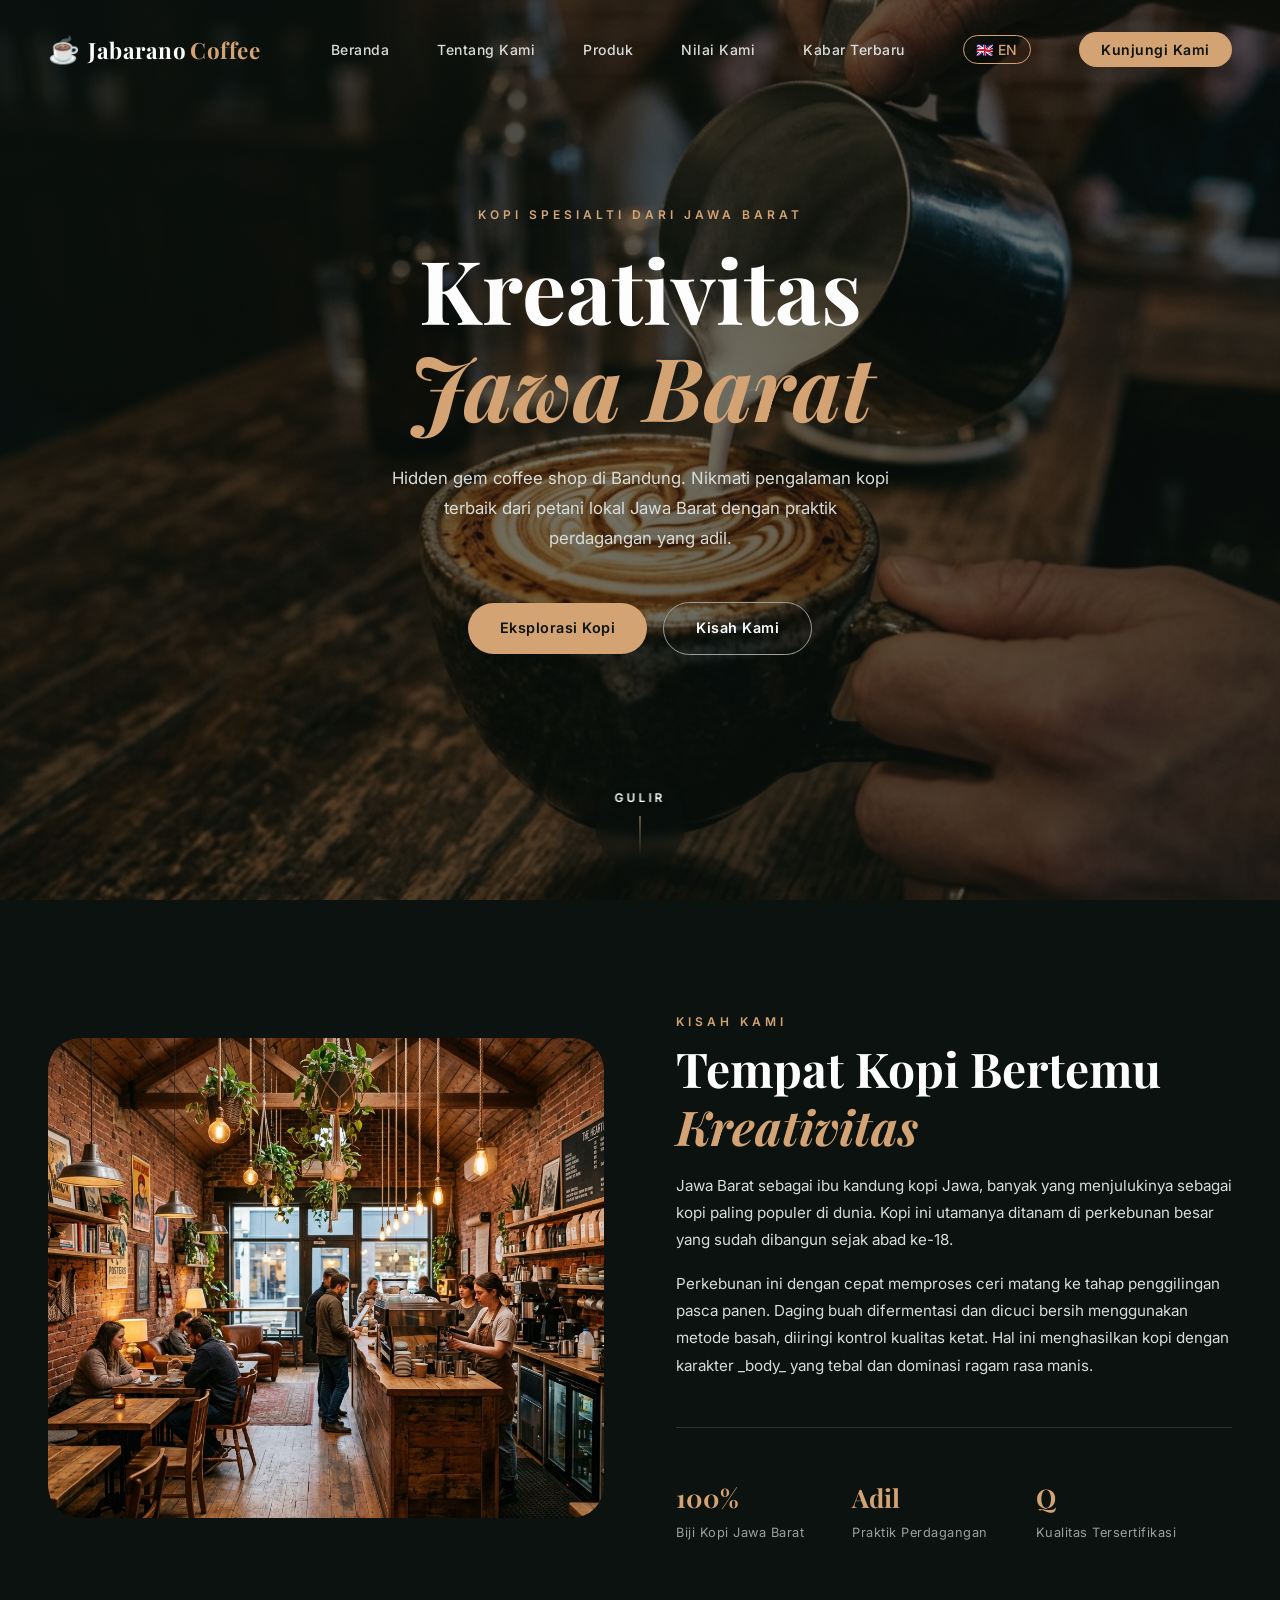
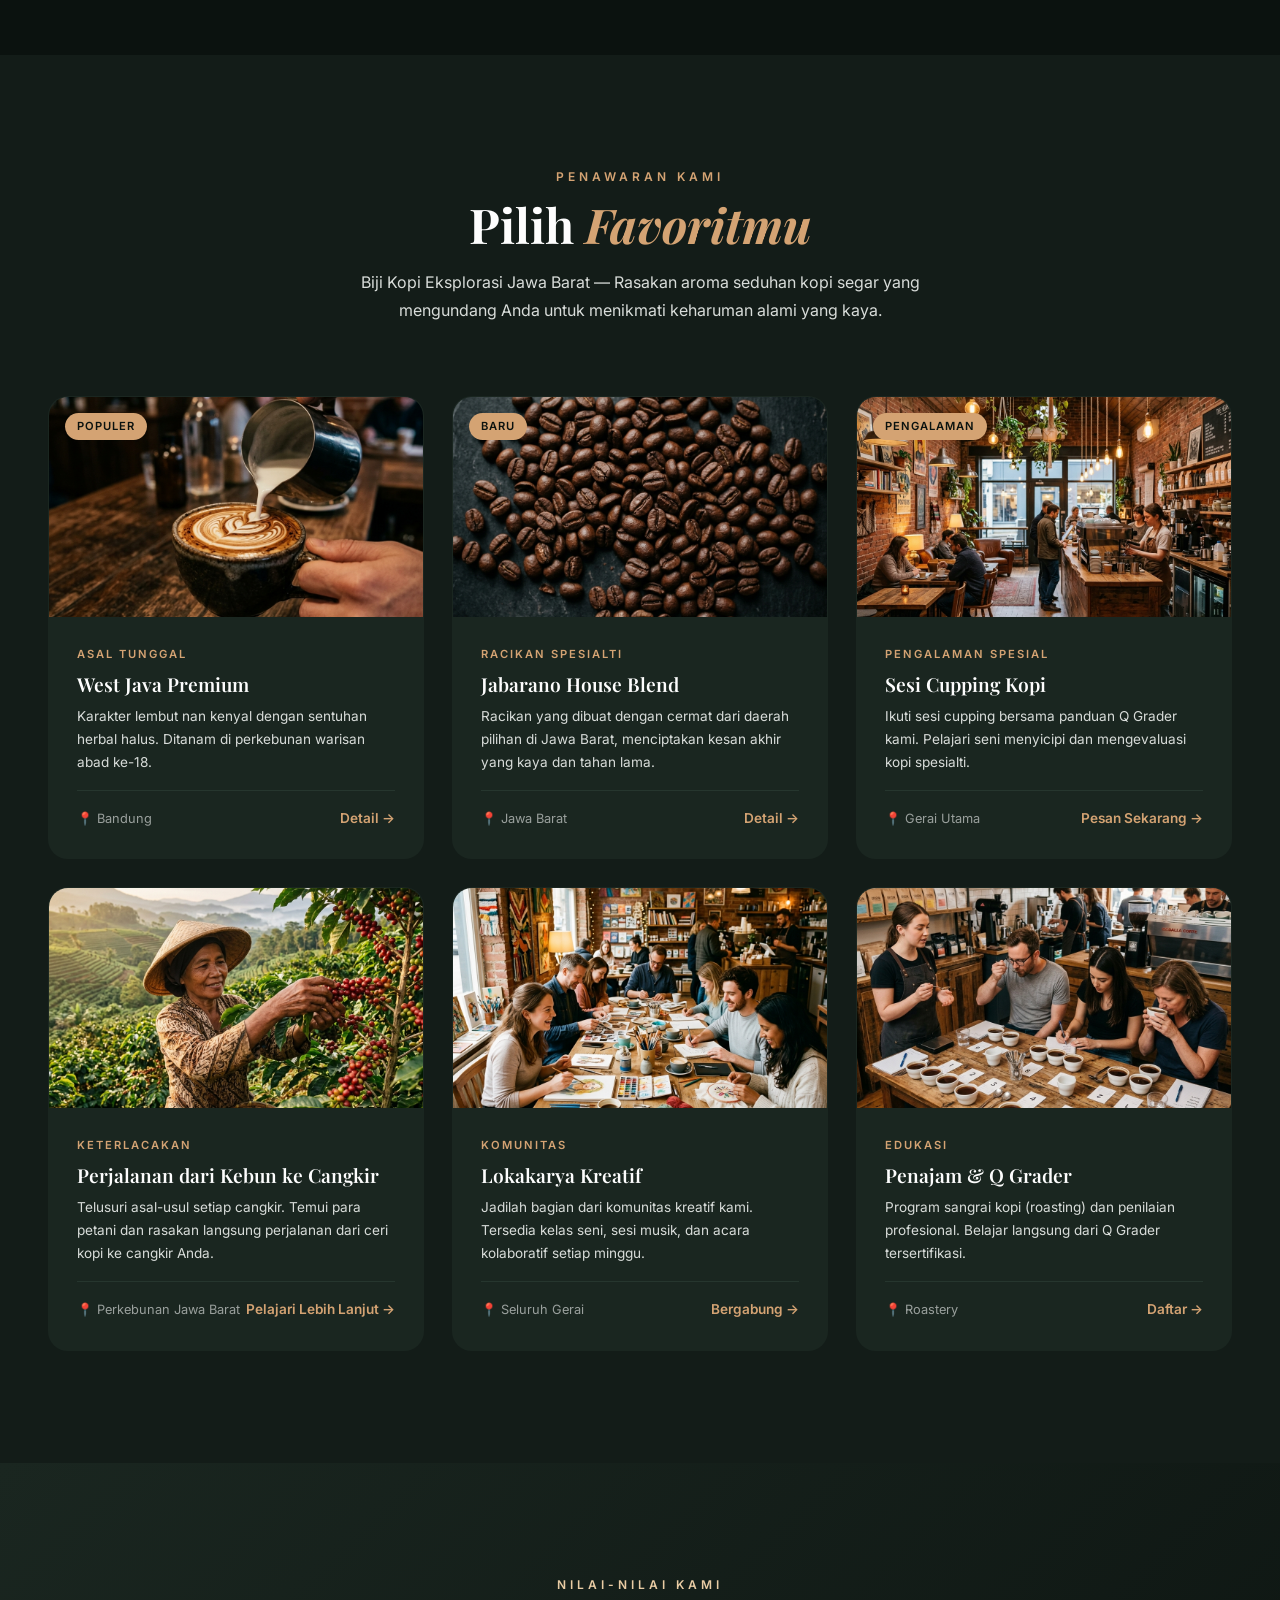
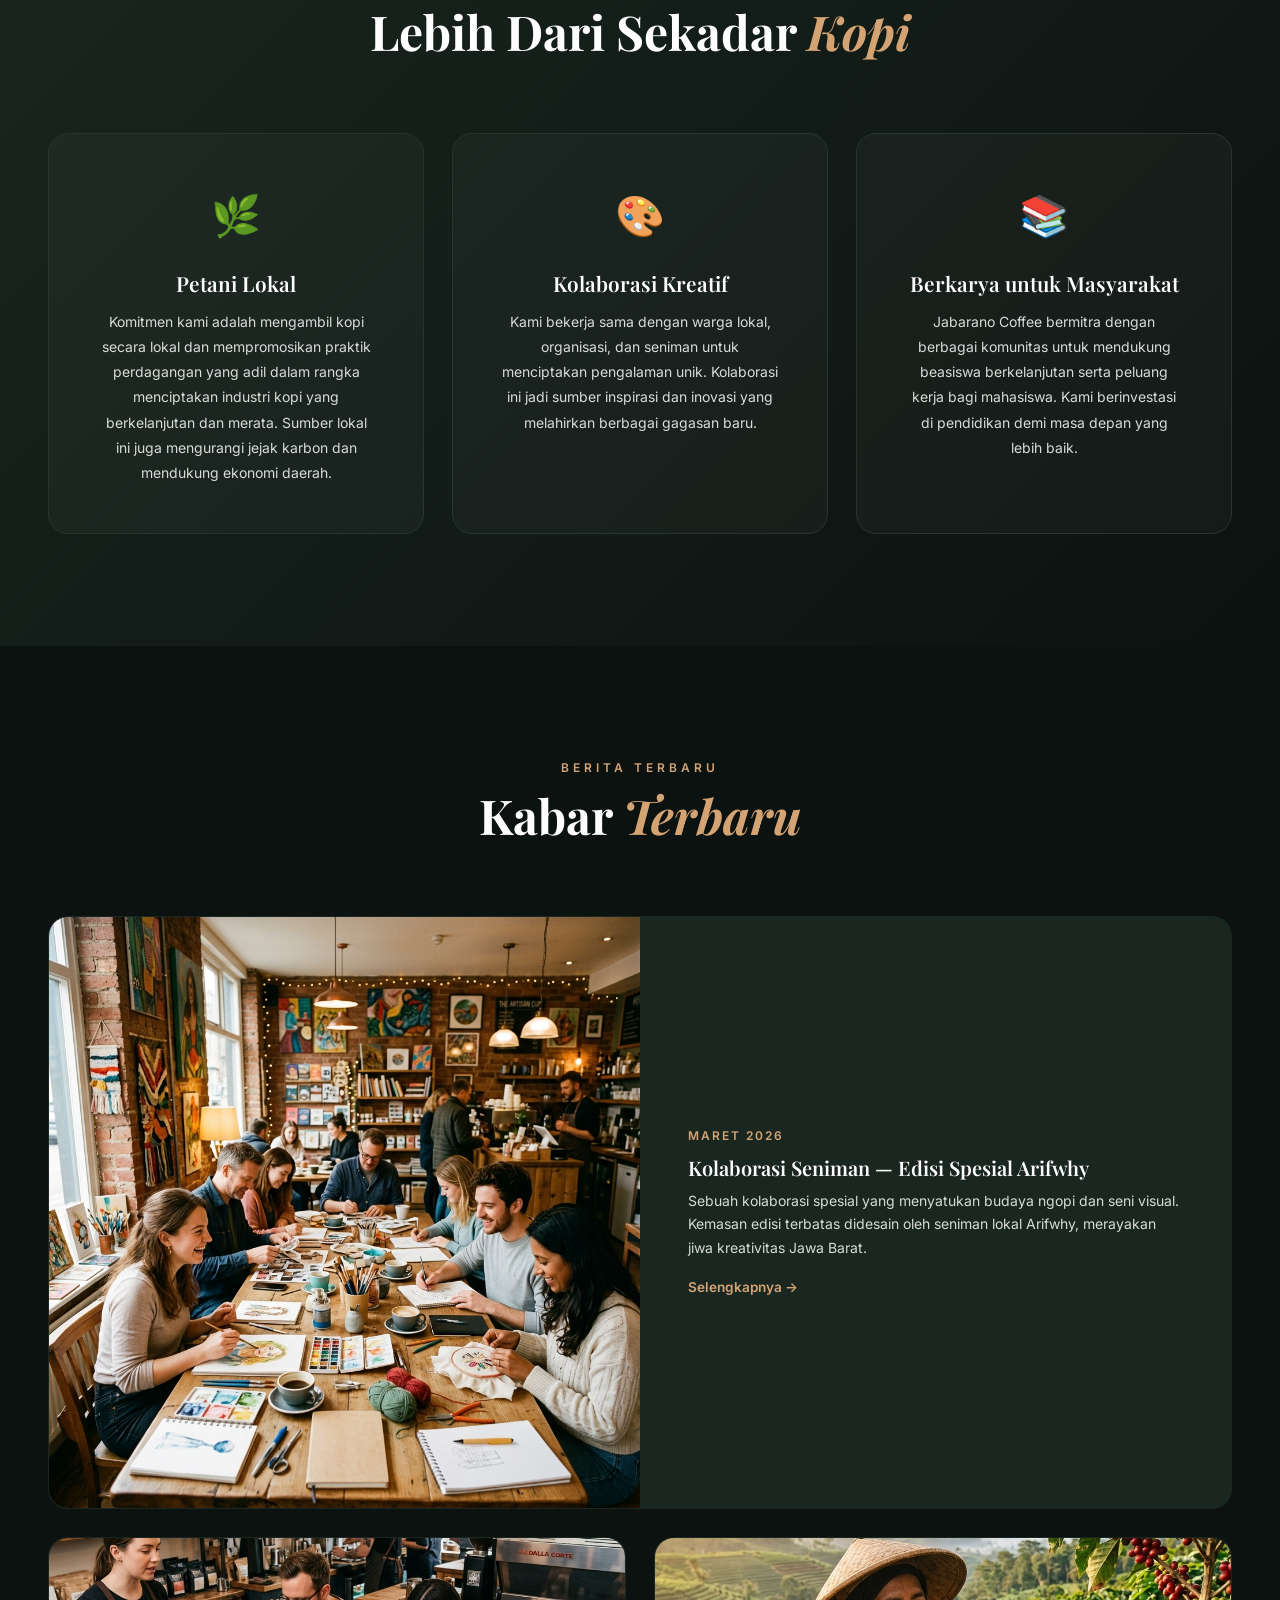
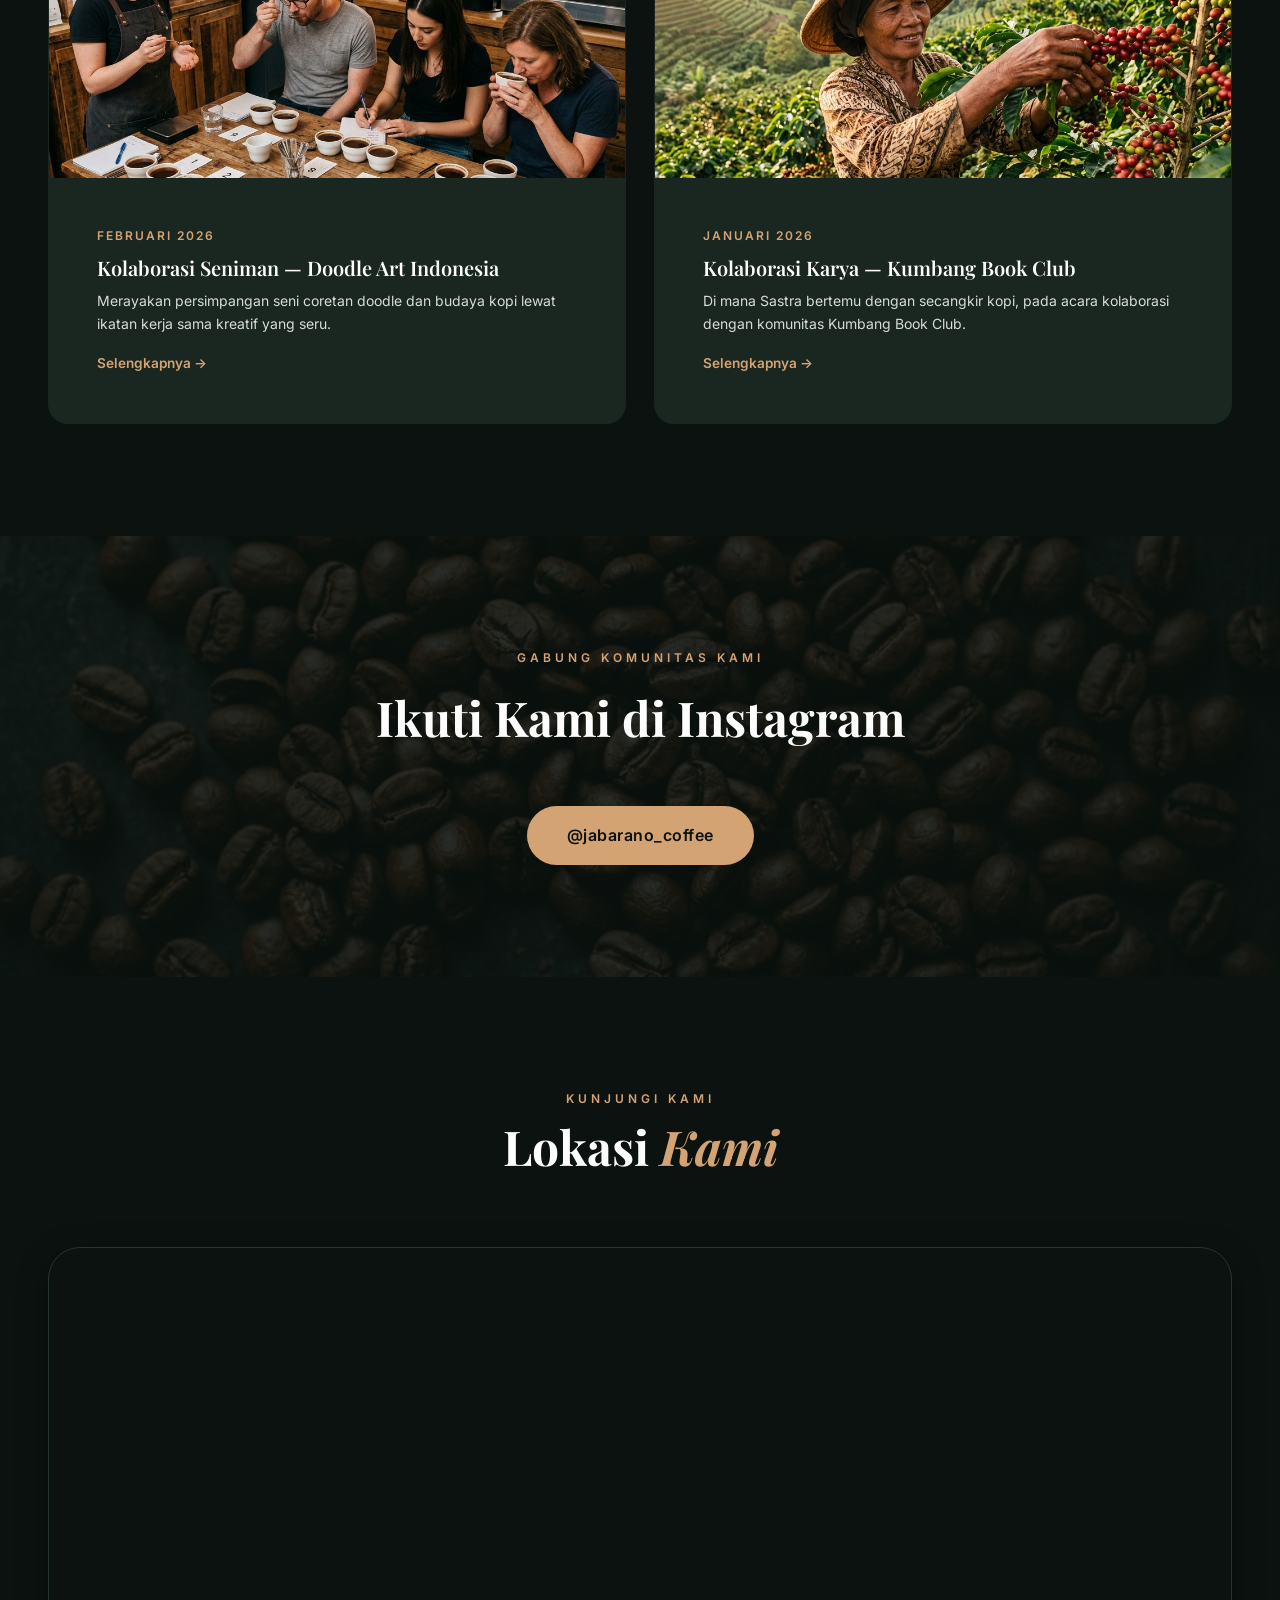
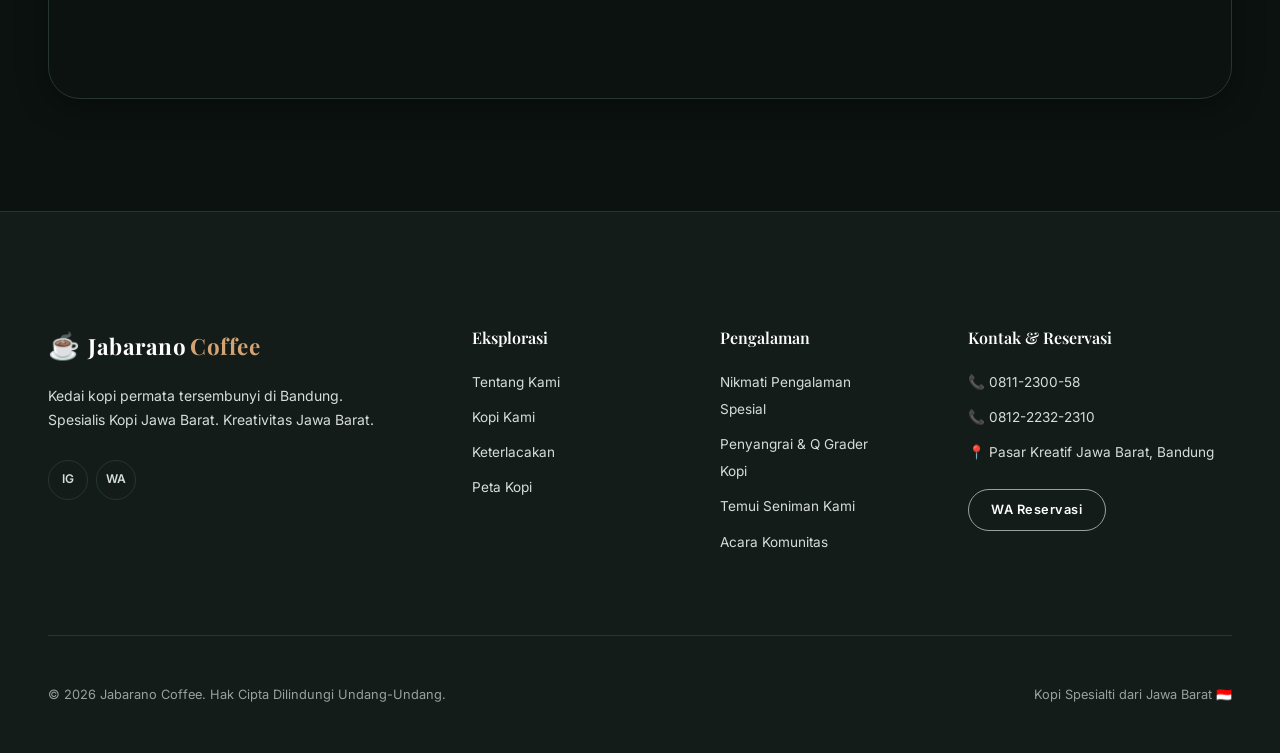
<file: index.html>
<!DOCTYPE html>
<html lang="id">
<head>
    <meta charset="UTF-8">
    <meta name="viewport" content="width=device-width, initial-scale=1.0">
    <meta name="description" content="Jabarano Coffee — Hidden Gem Coffee Shop di Bandung. Spesialis Kopi Jawa Barat. Nikmati pengalaman kopi terbaik dari petani lokal.">
    <title>Jabarano Coffee | Kopi Spesialti Bandung</title>
    <link rel="stylesheet" href="style.css">
    <link rel="preconnect" href="https://fonts.googleapis.com">
    <link rel="preconnect" href="https://fonts.gstatic.com" crossorigin>
    <link href="https://fonts.googleapis.com/css2?family=Playfair+Display:ital,wght@0,400;0,600;0,700;1,400&family=Inter:wght@300;400;500;600&display=swap" rel="stylesheet">
</head>
<body>

    <nav class="navbar" id="navbar">
        <div class="nav-container">
            <a href="#" class="nav-logo">
                <span class="logo-icon">☕</span>
                <span class="logo-text">Jabarano<span class="logo-accent">Coffee</span></span>
            </a>

            <button class="nav-toggle" id="navToggle" aria-label="Toggle menu">
                <span class="hamburger"></span>
            </button>

            <ul class="nav-menu" id="navMenu">
                <li><a href="#home" class="nav-link">Beranda</a></li>
                <li><a href="#about" class="nav-link">Tentang Kami</a></li>
                <li><a href="#products" class="nav-link">Produk</a></li>
                <li><a href="#values" class="nav-link">Nilai Kami</a></li>
                <li><a href="#updates" class="nav-link">Kabar Terbaru</a></li>
                <li><a href="index-en.html" class="nav-link" style="border: 1px solid var(--clr-accent); color: var(--clr-accent); padding: 5px 12px; border-radius: var(--radius-full); margin-left: 10px;">🇬🇧 EN</a></li>
                <li><a href="#contact" class="nav-link nav-link--cta">Kunjungi Kami</a></li>
            </ul>
        </div>
    </nav>

   
    <header class="hero" id="home">
        <div class="hero-overlay"></div>
        <div class="hero-content">
            <p class="hero-tagline">KOPI SPESIALTI DARI JAWA BARAT</p>
            <h1 class="hero-title">Kreativitas<br><em>Jawa Barat</em></h1>
            <p class="hero-description">
                Hidden gem coffee shop di Bandung. Nikmati pengalaman kopi terbaik 
                dari petani lokal Jawa Barat dengan praktik perdagangan yang adil.
            </p>
            <div class="hero-buttons">
                <a href="#products" class="btn btn-primary">Eksplorasi Kopi</a>
                <a href="#about" class="btn btn-outline">Kisah Kami</a>
            </div>
        </div>
        <div class="hero-scroll-indicator">
            <span class="scroll-text">Gulir</span>
            <span class="scroll-line"></span>
        </div>
    </header>

    
    <section class="about" id="about">
        <div class="container">
            <div class="about-grid">
                <div class="about-image-wrapper">
                    <img src="images/cafe-interior.png" alt="Interior Jabarano Coffee" class="about-image">
                    <div class="about-image-accent"></div>
                </div>
                <div class="about-content">
                    <p class="section-label">KISAH KAMI</p>
                    <h2 class="section-title">Tempat Kopi Bertemu <em>Kreativitas</em></h2>
                    <p class="about-text">
                        Jawa Barat sebagai ibu kandung kopi Jawa, banyak yang menjulukinya sebagai kopi paling populer di dunia. 
                        Kopi ini utamanya ditanam di perkebunan besar yang sudah dibangun sejak abad ke-18.
                    </p>
                    <p class="about-text">
                        Perkebunan ini dengan cepat memproses ceri matang ke tahap penggilingan pasca panen. 
                        Daging buah difermentasi dan dicuci bersih menggunakan metode basah, diiringi kontrol kualitas ketat. 
                        Hal ini menghasilkan kopi dengan karakter _body_ yang tebal dan dominasi ragam rasa manis.
                    </p>
                    <div class="about-stats">
                        <div class="stat-item">
                            <span class="stat-number">100%</span>
                            <span class="stat-label">Biji Kopi Jawa Barat</span>
                        </div>
                        <div class="stat-item">
                            <span class="stat-number">Adil</span>
                            <span class="stat-label">Praktik Perdagangan</span>
                        </div>
                        <div class="stat-item">
                            <span class="stat-number">Q</span>
                            <span class="stat-label">Kualitas Tersertifikasi</span>
                        </div>
                    </div>
                </div>
            </div>
        </div>
    </section>

    
    <section class="products" id="products">
        <div class="container">
            <div class="section-header">
                <p class="section-label">PENAWARAN KAMI</p>
                <h2 class="section-title">Pilih <em>Favoritmu</em></h2>
                <p class="section-subtitle">Biji Kopi Eksplorasi Jawa Barat — Rasakan aroma seduhan kopi segar yang mengundang Anda untuk menikmati keharuman alami yang kaya.</p>
            </div>
            <div class="products-grid">
                
                <div class="product-card">
                    <div class="card-image-wrapper">
                        <img src="images/hero-coffee.png" alt="Single Origin West Java" class="card-image">
                        <span class="card-badge">Populer</span>
                    </div>
                    <div class="card-body">
                        <span class="card-category">Asal Tunggal</span>
                        <h3 class="card-title">West Java Premium</h3>
                        <p class="card-text">Karakter lembut nan kenyal dengan sentuhan herbal halus. Ditanam di perkebunan warisan abad ke-18.</p>
                        <div class="card-footer">
                            <span class="card-origin">📍 Bandung</span>
                            <a href="#" class="card-link">Detail →</a>
                        </div>
                    </div>
                </div>
               
                <div class="product-card">
                    <div class="card-image-wrapper">
                        <img src="images/coffee-beans.png" alt="Specialty Blend" class="card-image">
                        <span class="card-badge">Baru</span>
                    </div>
                    <div class="card-body">
                        <span class="card-category">Racikan Spesialti</span>
                        <h3 class="card-title">Jabarano House Blend</h3>
                        <p class="card-text">Racikan yang dibuat dengan cermat dari daerah pilihan di Jawa Barat, menciptakan kesan akhir yang kaya dan tahan lama.</p>
                        <div class="card-footer">
                            <span class="card-origin">📍 Jawa Barat</span>
                            <a href="#" class="card-link">Detail →</a>
                        </div>
                    </div>
                </div>
      
                <div class="product-card">
                    <div class="card-image-wrapper">
                        <img src="images/cafe-interior.png" alt="Coffee Experience" class="card-image">
                        <span class="card-badge">Pengalaman</span>
                    </div>
                    <div class="card-body">
                        <span class="card-category">Pengalaman Spesial</span>
                        <h3 class="card-title">Sesi Cupping Kopi</h3>
                        <p class="card-text">Ikuti sesi cupping bersama panduan Q Grader kami. Pelajari seni menyicipi dan mengevaluasi kopi spesialti.</p>
                        <div class="card-footer">
                            <span class="card-origin">📍 Gerai Utama</span>
                            <a href="#" class="card-link">Pesan Sekarang →</a>
                        </div>
                    </div>
                </div>
                
                <div class="product-card">
                    <div class="card-image-wrapper">
                        <img src="images/coffee-farmers.png" alt="Farm Visit" class="card-image">
                    </div>
                    <div class="card-body">
                        <span class="card-category">Keterlacakan</span>
                        <h3 class="card-title">Perjalanan dari Kebun ke Cangkir</h3>
                        <p class="card-text">Telusuri asal-usul setiap cangkir. Temui para petani dan rasakan langsung perjalanan dari ceri kopi ke cangkir Anda.</p>
                        <div class="card-footer">
                            <span class="card-origin">📍 Perkebunan Jawa Barat</span>
                            <a href="#" class="card-link">Pelajari Lebih Lanjut →</a>
                        </div>
                    </div>
                </div>
                
                <div class="product-card">
                    <div class="card-image-wrapper">
                        <img src="images/coffee-community.png" alt="Community Events" class="card-image">
                    </div>
                    <div class="card-body">
                        <span class="card-category">Komunitas</span>
                        <h3 class="card-title">Lokakarya Kreatif</h3>
                        <p class="card-text">Jadilah bagian dari komunitas kreatif kami. Tersedia kelas seni, sesi musik, dan acara kolaboratif setiap minggu.</p>
                        <div class="card-footer">
                            <span class="card-origin">📍 Seluruh Gerai</span>
                            <a href="#" class="card-link">Bergabung →</a>
                        </div>
                    </div>
                </div>
             
                <div class="product-card">
                    <div class="card-image-wrapper">
                        <img src="images/coffee-education.png" alt="Roaster Program" class="card-image">
                    </div>
                    <div class="card-body">
                        <span class="card-category">Edukasi</span>
                        <h3 class="card-title">Penajam & Q Grader</h3>
                        <p class="card-text">Program sangrai kopi (roasting) dan penilaian profesional. Belajar langsung dari Q Grader tersertifikasi.</p>
                        <div class="card-footer">
                            <span class="card-origin">📍 Roastery</span>
                            <a href="#" class="card-link">Daftar →</a>
                        </div>
                    </div>
                </div>
            </div>
        </div>
    </section>

    
    <section class="values" id="values">
        <div class="container">
            <div class="section-header section-header--light">
                <p class="section-label section-label--light">NILAI-NILAI KAMI</p>
                <h2 class="section-title section-title--light">Lebih Dari Sekadar <em>Kopi</em></h2>
            </div>
            <div class="values-grid">
                <div class="value-card">
                    <div class="value-icon">🌿</div>
                    <h3 class="value-title">Petani Lokal</h3>
                    <p class="value-text">
                        Komitmen kami adalah mengambil kopi secara lokal dan mempromosikan praktik perdagangan yang adil dalam rangka menciptakan industri kopi yang berkelanjutan dan merata. Sumber lokal ini juga mengurangi jejak karbon dan mendukung ekonomi daerah.
                    </p>
                </div>
                <div class="value-card">
                    <div class="value-icon">🎨</div>
                    <h3 class="value-title">Kolaborasi Kreatif</h3>
                    <p class="value-text">
                        Kami bekerja sama dengan warga lokal, organisasi, dan seniman untuk menciptakan pengalaman unik. Kolaborasi ini jadi sumber inspirasi dan inovasi yang melahirkan berbagai gagasan baru.
                    </p>
                </div>
                <div class="value-card">
                    <div class="value-icon">📚</div>
                    <h3 class="value-title">Berkarya untuk Masyarakat</h3>
                    <p class="value-text">
                        Jabarano Coffee bermitra dengan berbagai komunitas untuk mendukung beasiswa berkelanjutan serta peluang kerja bagi mahasiswa. Kami berinvestasi di pendidikan demi masa depan yang lebih baik.
                    </p>
                </div>
            </div>
        </div>
    </section>

    
    <section class="updates" id="updates">
        <div class="container">
            <div class="section-header">
                <p class="section-label">BERITA TERBARU</p>
                <h2 class="section-title">Kabar <em>Terbaru</em></h2>
            </div>
            <div class="updates-grid">
                <article class="update-card update-card--featured">
                    <div class="update-image-wrapper">
                        <img src="images/coffee-community.png" alt="Artists Collaboration" class="update-image">
                    </div>
                    <div class="update-body">
                        <span class="update-date">Maret 2026</span>
                        <h3 class="update-title">Kolaborasi Seniman — Edisi Spesial Arifwhy</h3>
                        <p class="update-text">Sebuah kolaborasi spesial yang menyatukan budaya ngopi dan seni visual. Kemasan edisi terbatas didesain oleh seniman lokal Arifwhy, merayakan jiwa kreativitas Jawa Barat.</p>
                        <a href="#" class="card-link">Selengkapnya →</a>
                    </div>
                </article>
                <article class="update-card">
                    <div class="update-image-wrapper">
                        <img src="images/coffee-education.png" alt="Doodle Art Collaboration" class="update-image">
                    </div>
                    <div class="update-body">
                        <span class="update-date">Februari 2026</span>
                        <h3 class="update-title">Kolaborasi Seniman — Doodle Art Indonesia</h3>
                        <p class="update-text">Merayakan persimpangan seni coretan doodle dan budaya kopi lewat ikatan kerja sama kreatif yang seru.</p>
                        <a href="#" class="card-link">Selengkapnya →</a>
                    </div>
                </article>
                <article class="update-card">
                    <div class="update-image-wrapper">
                        <img src="images/coffee-farmers.png" alt="Kumbang Book Club" class="update-image">
                    </div>
                    <div class="update-body">
                        <span class="update-date">Januari 2026</span>
                        <h3 class="update-title">Kolaborasi Karya — Kumbang Book Club</h3>
                        <p class="update-text">Di mana Sastra bertemu dengan secangkir kopi, pada acara kolaborasi dengan komunitas Kumbang Book Club.</p>
                        <a href="#" class="card-link">Selengkapnya →</a>
                    </div>
                </article>
            </div>
        </div>
    </section>

    <section class="cta-banner">
        <div class="cta-overlay"></div>
        <div class="cta-content">
            <p class="cta-label">GABUNG KOMUNITAS KAMI</p>
            <h2 class="cta-title">Ikuti Kami di Instagram</h2>
            <a href="http://www.instagram.com/jabarano_coffee" target="_blank" rel="noopener noreferrer" class="btn btn-primary btn-large">@jabarano_coffee</a>
        </div>
    </section>

    <section class="location" id="location">
        <div class="container">
            <div class="section-header">
                <p class="section-label">KUNJUNGI KAMI</p>
                <h2 class="section-title">Lokasi <em>Kami</em></h2>
            </div>
            <div class="map-wrapper">
                <iframe src="https://maps.google.com/maps?q=Jabarano+Coffee+Pasar+Kreatif+Jawa+Barat,+Bandung&t=&z=15&ie=UTF8&iwloc=&output=embed" width="100%" height="450" style="border:0;" allowfullscreen="" loading="lazy" referrerpolicy="no-referrer-when-downgrade"></iframe>
            </div>
        </div>
    </section>

    <footer class="footer" id="contact">
        <div class="container">
            <div class="footer-grid">
                <div class="footer-brand">
                    <a href="#" class="footer-logo">
                        <span class="logo-icon">☕</span>
                        <span class="logo-text">Jabarano<span class="logo-accent">Coffee</span></span>
                    </a>
                    <p class="footer-brand-text">
                        Kedai kopi permata tersembunyi di Bandung. Spesialis Kopi Jawa Barat. 
                        Kreativitas Jawa Barat.
                    </p>
                    <div class="footer-social">
                        <a href="http://www.instagram.com/jabarano_coffee" target="_blank" rel="noopener noreferrer" class="social-link" aria-label="Instagram">IG</a>
                        <a href="https://wa.me/620811230058" target="_blank" rel="noopener noreferrer" class="social-link" aria-label="WhatsApp">WA</a>
                    </div>
                </div>
                <div class="footer-links">
                    <h4 class="footer-heading">Eksplorasi</h4>
                    <ul class="footer-list">
                        <li><a href="#about">Tentang Kami</a></li>
                        <li><a href="#products">Kopi Kami</a></li>
                        <li><a href="#">Keterlacakan</a></li>
                        <li><a href="#">Peta Kopi</a></li>
                    </ul>
                </div>
                <div class="footer-links">
                    <h4 class="footer-heading">Pengalaman</h4>
                    <ul class="footer-list">
                        <li><a href="#">Nikmati Pengalaman Spesial</a></li>
                        <li><a href="#">Penyangrai & Q Grader Kopi</a></li>
                        <li><a href="#">Temui Seniman Kami</a></li>
                        <li><a href="#">Acara Komunitas</a></li>
                    </ul>
                </div>
                <div class="footer-contact">
                    <h4 class="footer-heading">Kontak & Reservasi</h4>
                    <ul class="footer-list">
                        <li><a href="https://wa.me/620811230058">📞 0811-2300-58</a></li>
                        <li><a href="https://wa.me/6281222322310">📞 0812-2232-2310</a></li>
                        <li><a href="#">📍 Pasar Kreatif Jawa Barat, Bandung</a></li>
                    </ul>
                    <a href="https://linktr.ee/jabarano_coffee" target="_blank" rel="noopener noreferrer" class="btn btn-outline btn-small footer-cta">WA Reservasi</a>
                </div>
            </div>
            <div class="footer-bottom">
                <p>&copy; 2026 Jabarano Coffee. Hak Cipta Dilindungi Undang-Undang.</p>
                <p>Kopi Spesialti dari Jawa Barat 🇮🇩</p>
            </div>
        </div>
    </footer>

    <script>
        const navToggle = document.getElementById('navToggle');
        const navMenu = document.getElementById('navMenu');
        const navbar = document.getElementById('navbar');

        navToggle.addEventListener('click', function() {
            navMenu.classList.toggle('active');
            navToggle.classList.toggle('active');
        });

        document.querySelectorAll('.nav-link').forEach(function(link) {
            link.addEventListener('click', function() {
                navMenu.classList.remove('active');
                navToggle.classList.remove('active');
            });
        });

        window.addEventListener('scroll', function() {
            if (window.scrollY > 50) {
                navbar.classList.add('scrolled');
            } else {
                navbar.classList.remove('scrolled');
            }
        });
    </script>
</body>
</html>
</file>
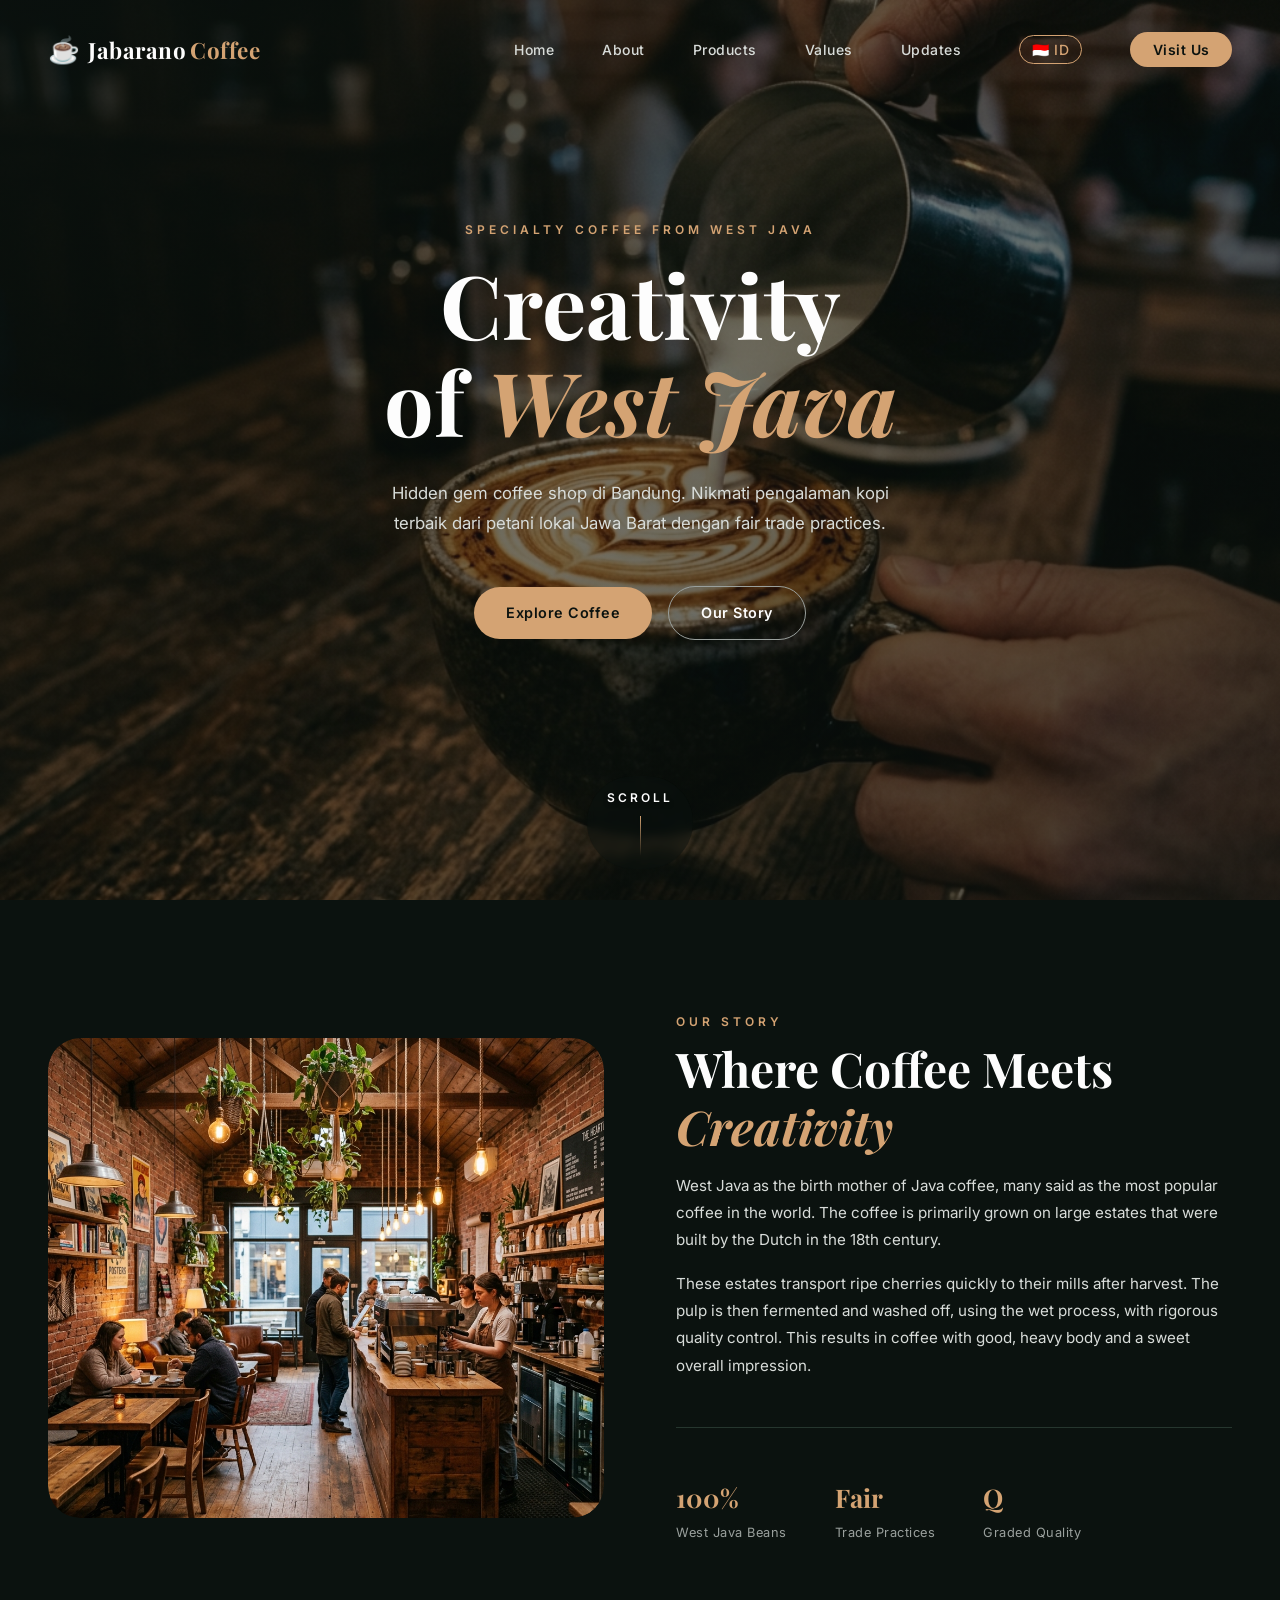
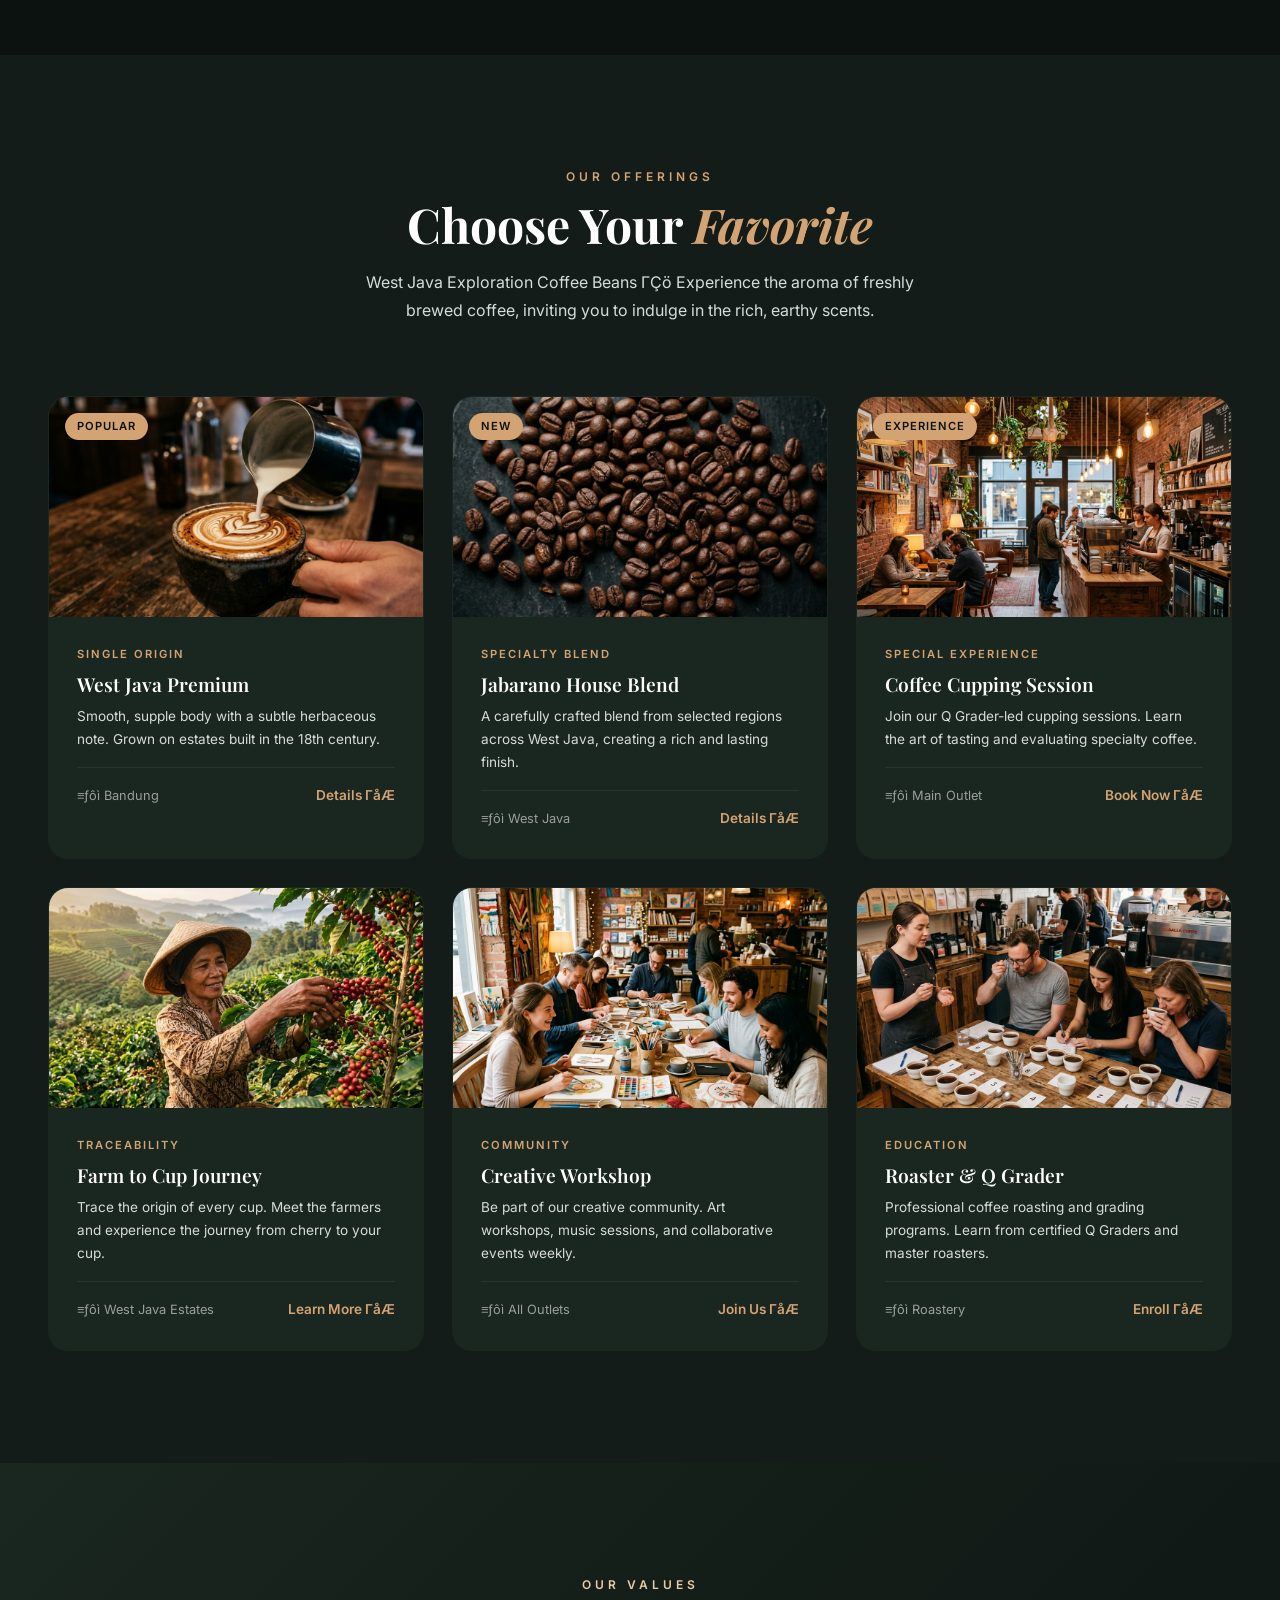
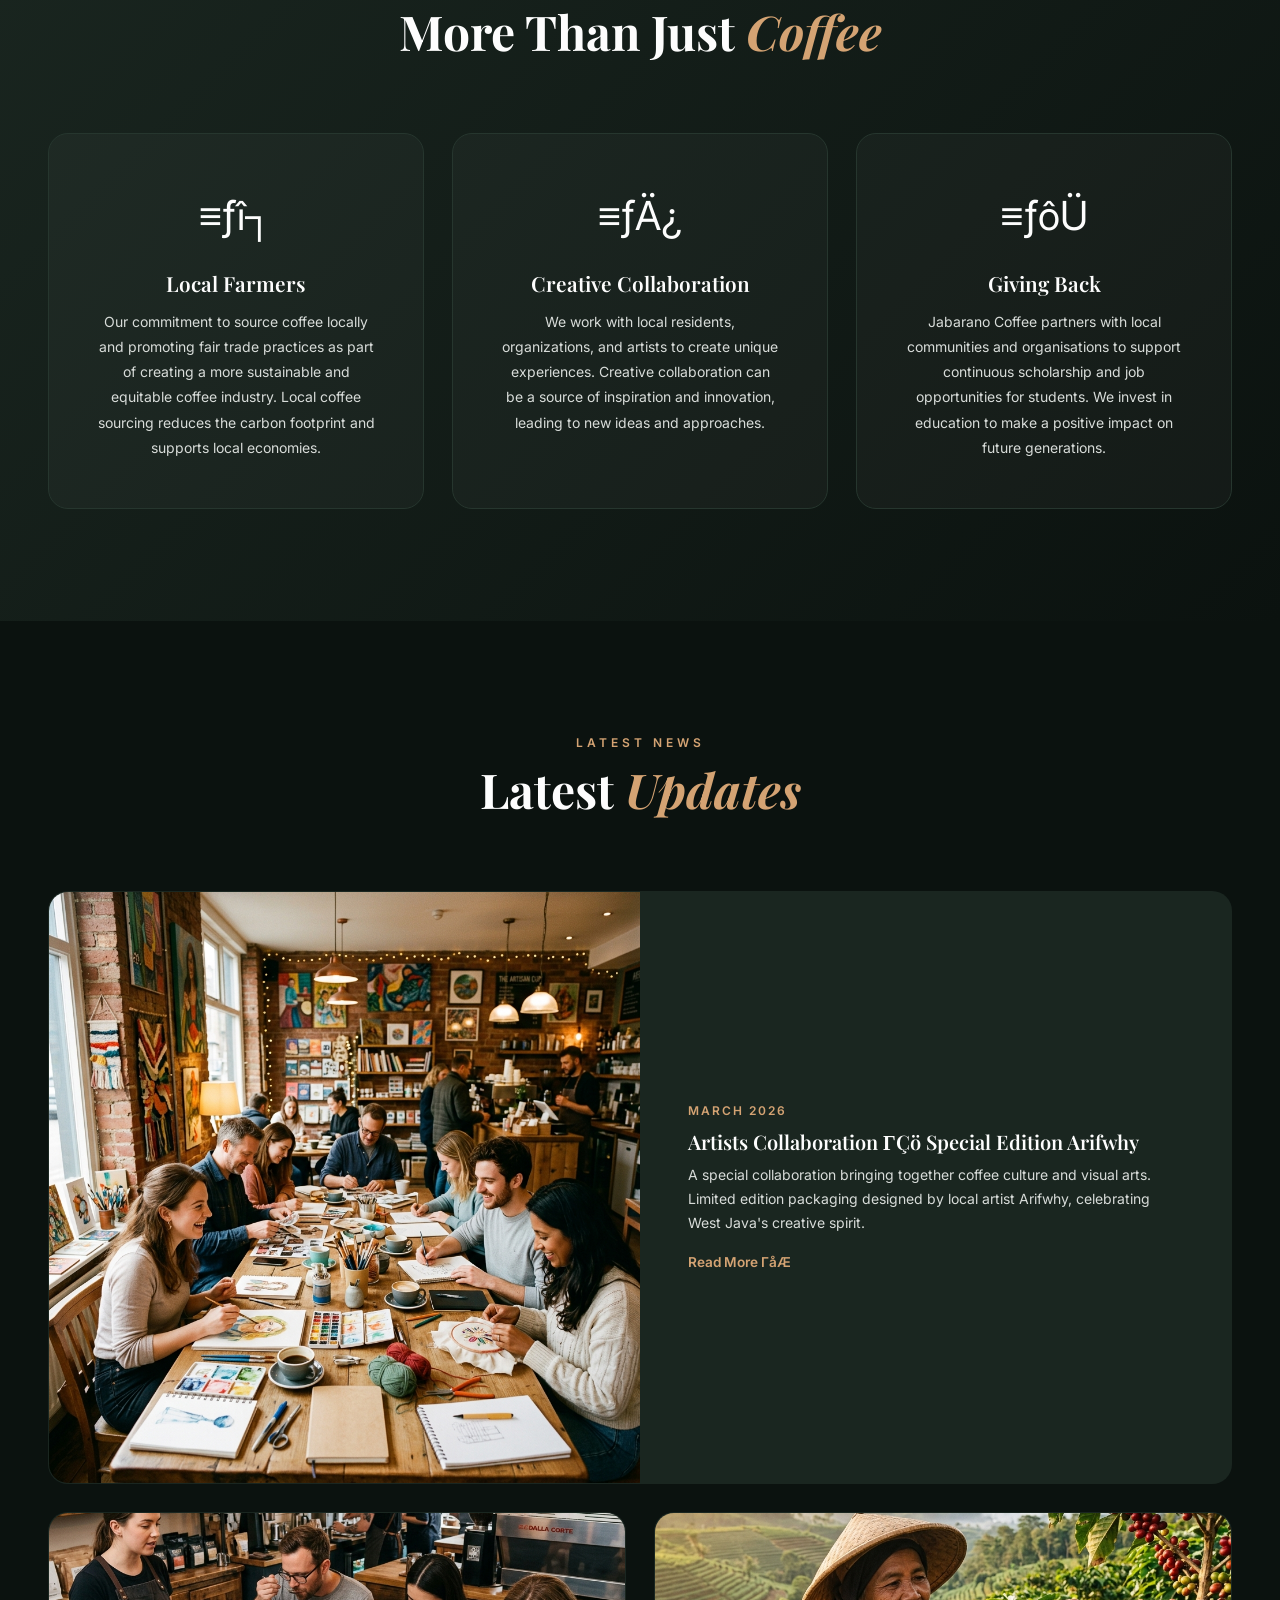
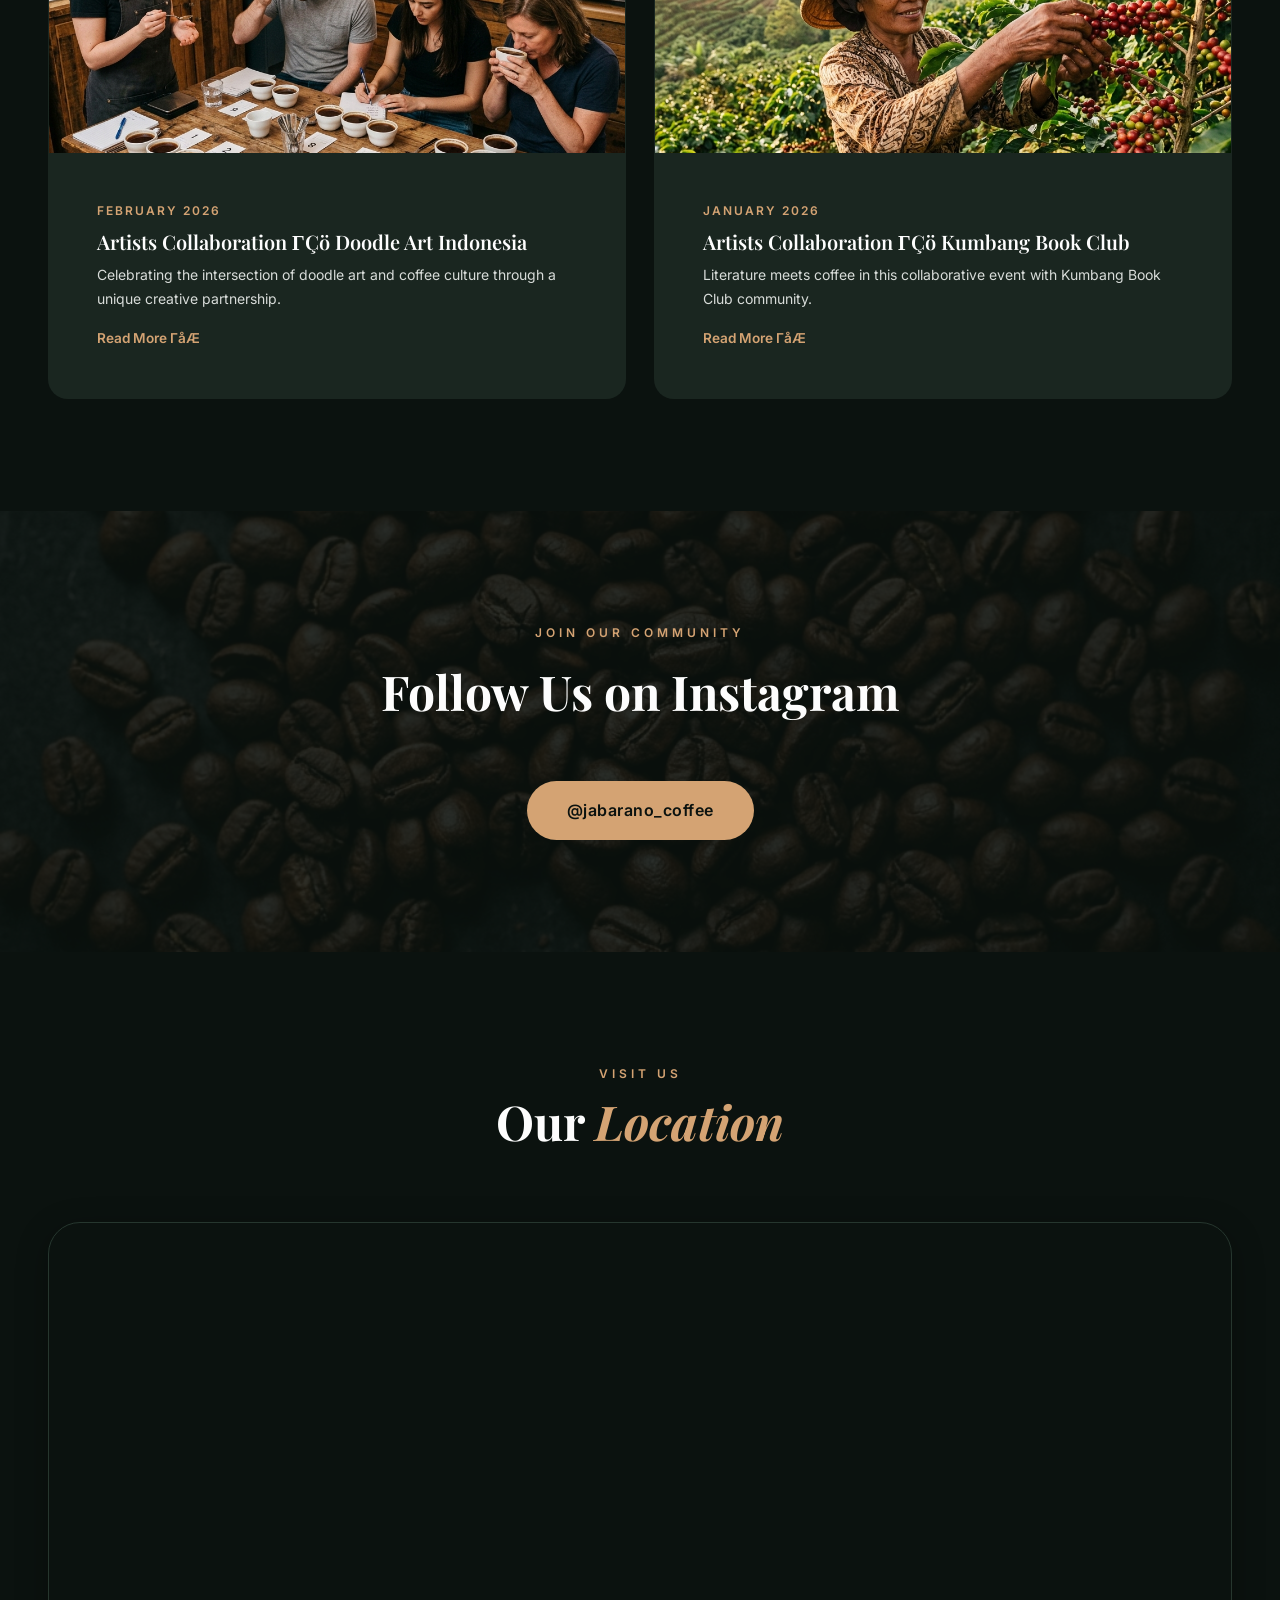
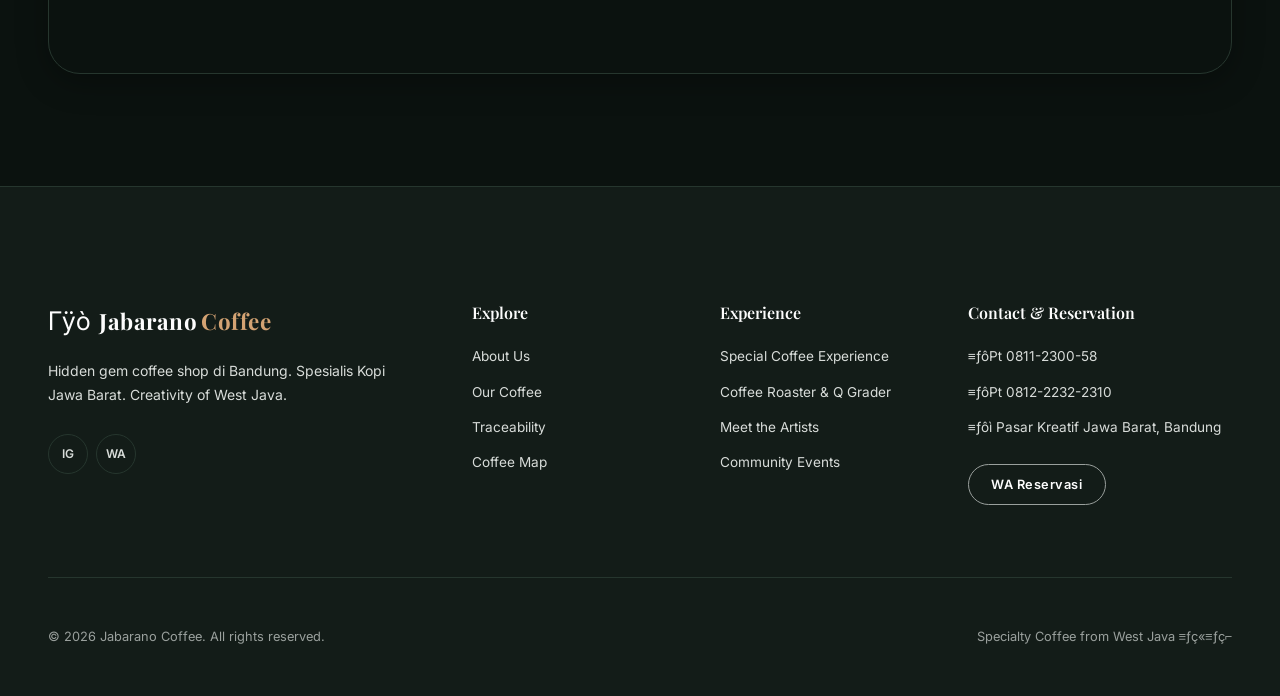
<file: index-en.html>
<!DOCTYPE html>
<html lang="id">
<head>
    <meta charset="UTF-8">
    <meta name="viewport" content="width=device-width, initial-scale=1.0">
    <meta name="description" content="Jabarano Coffee ΓÇö Hidden Gem Coffee Shop di Bandung. Spesialis Kopi Jawa Barat. Nikmati pengalaman kopi terbaik dari petani lokal.">
    <title>Jabarano Coffee | Specialty Coffee Bandung</title>
    <link rel="stylesheet" href="style.css">
    <link rel="preconnect" href="https://fonts.googleapis.com">
    <link rel="preconnect" href="https://fonts.gstatic.com" crossorigin>
    <link href="https://fonts.googleapis.com/css2?family=Playfair+Display:ital,wght@0,400;0,600;0,700;1,400&family=Inter:wght@300;400;500;600&display=swap" rel="stylesheet">
</head>
<body>


    <nav class="navbar" id="navbar">
        <div class="nav-container">
            <a href="#" class="nav-logo">
                <span class="logo-icon">☕</span>
                <span class="logo-text">Jabarano<span class="logo-accent">Coffee</span></span>
            </a>

            <button class="nav-toggle" id="navToggle" aria-label="Toggle menu">
                <span class="hamburger"></span>
            </button>

            <ul class="nav-menu" id="navMenu">
                <li><a href="#home" class="nav-link">Home</a></li>
                <li><a href="#about" class="nav-link">About</a></li>
                <li><a href="#products" class="nav-link">Products</a></li>
                <li><a href="#values" class="nav-link">Values</a></li>
                <li><a href="#updates" class="nav-link">Updates</a></li>
                <li><a href="index.html" class="nav-link" style="border: 1px solid var(--clr-accent); color: var(--clr-accent); padding: 5px 12px; border-radius: var(--radius-full); margin-left: 10px;">🇮🇩 ID</a></li>
                <li><a href="#contact" class="nav-link nav-link--cta">Visit Us</a></li>
            </ul>
        </div>
    </nav>

   
    <header class="hero" id="home">
        <div class="hero-overlay"></div>
        <div class="hero-content">
            <p class="hero-tagline">SPECIALTY COFFEE FROM WEST JAVA</p>
            <h1 class="hero-title">Creativity<br>of <em>West Java</em></h1>
            <p class="hero-description">
                Hidden gem coffee shop di Bandung. Nikmati pengalaman kopi terbaik 
                dari petani lokal Jawa Barat dengan fair trade practices.
            </p>
            <div class="hero-buttons">
                <a href="#products" class="btn btn-primary">Explore Coffee</a>
                <a href="#about" class="btn btn-outline">Our Story</a>
            </div>
        </div>
        <div class="hero-scroll-indicator">
            <span class="scroll-text">Scroll</span>
            <span class="scroll-line"></span>
        </div>
    </header>

    
    <section class="about" id="about">
        <div class="container">
            <div class="about-grid">
                <div class="about-image-wrapper">
                    <img src="images/cafe-interior.png" alt="Interior Jabarano Coffee" class="about-image">
                    <div class="about-image-accent"></div>
                </div>
                <div class="about-content">
                    <p class="section-label">OUR STORY</p>
                    <h2 class="section-title">Where Coffee Meets <em>Creativity</em></h2>
                    <p class="about-text">
                        West Java as the birth mother of Java coffee, many said as the most popular 
                        coffee in the world. The coffee is primarily grown on large estates that were 
                        built by the Dutch in the 18th century.
                    </p>
                    <p class="about-text">
                        These estates transport ripe cherries quickly to their mills after harvest. 
                        The pulp is then fermented and washed off, using the wet process, with 
                        rigorous quality control. This results in coffee with good, heavy body 
                        and a sweet overall impression.
                    </p>
                    <div class="about-stats">
                        <div class="stat-item">
                            <span class="stat-number">100%</span>
                            <span class="stat-label">West Java Beans</span>
                        </div>
                        <div class="stat-item">
                            <span class="stat-number">Fair</span>
                            <span class="stat-label">Trade Practices</span>
                        </div>
                        <div class="stat-item">
                            <span class="stat-number">Q</span>
                            <span class="stat-label">Graded Quality</span>
                        </div>
                    </div>
                </div>
            </div>
        </div>
    </section>

    
    <section class="products" id="products">
        <div class="container">
            <div class="section-header">
                <p class="section-label">OUR OFFERINGS</p>
                <h2 class="section-title">Choose Your <em>Favorite</em></h2>
                <p class="section-subtitle">West Java Exploration Coffee Beans ΓÇö Experience the aroma of freshly brewed coffee, inviting you to indulge in the rich, earthy scents.</p>
            </div>
            <div class="products-grid">
                
                <div class="product-card">
                    <div class="card-image-wrapper">
                        <img src="images/hero-coffee.png" alt="Single Origin West Java" class="card-image">
                        <span class="card-badge">Popular</span>
                    </div>
                    <div class="card-body">
                        <span class="card-category">Single Origin</span>
                        <h3 class="card-title">West Java Premium</h3>
                        <p class="card-text">Smooth, supple body with a subtle herbaceous note. Grown on estates built in the 18th century.</p>
                        <div class="card-footer">
                            <span class="card-origin">≡ƒôì Bandung</span>
                            <a href="#" class="card-link">Details ΓåÆ</a>
                        </div>
                    </div>
                </div>
               
                <div class="product-card">
                    <div class="card-image-wrapper">
                        <img src="images/coffee-beans.png" alt="Specialty Blend" class="card-image">
                        <span class="card-badge">New</span>
                    </div>
                    <div class="card-body">
                        <span class="card-category">Specialty Blend</span>
                        <h3 class="card-title">Jabarano House Blend</h3>
                        <p class="card-text">A carefully crafted blend from selected regions across West Java, creating a rich and lasting finish.</p>
                        <div class="card-footer">
                            <span class="card-origin">≡ƒôì West Java</span>
                            <a href="#" class="card-link">Details ΓåÆ</a>
                        </div>
                    </div>
                </div>
      
                <div class="product-card">
                    <div class="card-image-wrapper">
                        <img src="images/cafe-interior.png" alt="Coffee Experience" class="card-image">
                        <span class="card-badge">Experience</span>
                    </div>
                    <div class="card-body">
                        <span class="card-category">Special Experience</span>
                        <h3 class="card-title">Coffee Cupping Session</h3>
                        <p class="card-text">Join our Q Grader-led cupping sessions. Learn the art of tasting and evaluating specialty coffee.</p>
                        <div class="card-footer">
                            <span class="card-origin">≡ƒôì Main Outlet</span>
                            <a href="#" class="card-link">Book Now ΓåÆ</a>
                        </div>
                    </div>
                </div>
                
                <div class="product-card">
                    <div class="card-image-wrapper">
                        <img src="images/coffee-farmers.png" alt="Farm Visit" class="card-image">
                    </div>
                    <div class="card-body">
                        <span class="card-category">Traceability</span>
                        <h3 class="card-title">Farm to Cup Journey</h3>
                        <p class="card-text">Trace the origin of every cup. Meet the farmers and experience the journey from cherry to your cup.</p>
                        <div class="card-footer">
                            <span class="card-origin">≡ƒôì West Java Estates</span>
                            <a href="#" class="card-link">Learn More ΓåÆ</a>
                        </div>
                    </div>
                </div>
                
                <div class="product-card">
                    <div class="card-image-wrapper">
                        <img src="images/coffee-community.png" alt="Community Events" class="card-image">
                    </div>
                    <div class="card-body">
                        <span class="card-category">Community</span>
                        <h3 class="card-title">Creative Workshop</h3>
                        <p class="card-text">Be part of our creative community. Art workshops, music sessions, and collaborative events weekly.</p>
                        <div class="card-footer">
                            <span class="card-origin">≡ƒôì All Outlets</span>
                            <a href="#" class="card-link">Join Us ΓåÆ</a>
                        </div>
                    </div>
                </div>
             
                <div class="product-card">
                    <div class="card-image-wrapper">
                        <img src="images/coffee-education.png" alt="Roaster Program" class="card-image">
                    </div>
                    <div class="card-body">
                        <span class="card-category">Education</span>
                        <h3 class="card-title">Roaster & Q Grader</h3>
                        <p class="card-text">Professional coffee roasting and grading programs. Learn from certified Q Graders and master roasters.</p>
                        <div class="card-footer">
                            <span class="card-origin">≡ƒôì Roastery</span>
                            <a href="#" class="card-link">Enroll ΓåÆ</a>
                        </div>
                    </div>
                </div>
            </div>
        </div>
    </section>

    
    <section class="values" id="values">
        <div class="container">
            <div class="section-header section-header--light">
                <p class="section-label section-label--light">OUR VALUES</p>
                <h2 class="section-title section-title--light">More Than Just <em>Coffee</em></h2>
            </div>
            <div class="values-grid">
                <div class="value-card">
                    <div class="value-icon">≡ƒî┐</div>
                    <h3 class="value-title">Local Farmers</h3>
                    <p class="value-text">
                        Our commitment to source coffee locally and promoting fair trade practices 
                        as part of creating a more sustainable and equitable coffee industry.
                        Local coffee sourcing reduces the carbon footprint and supports local economies.
                    </p>
                </div>
                <div class="value-card">
                    <div class="value-icon">≡ƒÄ¿</div>
                    <h3 class="value-title">Creative Collaboration</h3>
                    <p class="value-text">
                        We work with local residents, organizations, and artists to create unique 
                        experiences. Creative collaboration can be a source of inspiration and innovation, 
                        leading to new ideas and approaches.
                    </p>
                </div>
                <div class="value-card">
                    <div class="value-icon">≡ƒôÜ</div>
                    <h3 class="value-title">Giving Back</h3>
                    <p class="value-text">
                        Jabarano Coffee partners with local communities and organisations to support 
                        continuous scholarship and job opportunities for students. 
                        We invest in education to make a positive impact on future generations.
                    </p>
                </div>
            </div>
        </div>
    </section>

    
    <section class="updates" id="updates">
        <div class="container">
            <div class="section-header">
                <p class="section-label">LATEST NEWS</p>
                <h2 class="section-title">Latest <em>Updates</em></h2>
            </div>
            <div class="updates-grid">
                <article class="update-card update-card--featured">
                    <div class="update-image-wrapper">
                        <img src="images/coffee-community.png" alt="Artists Collaboration" class="update-image">
                    </div>
                    <div class="update-body">
                        <span class="update-date">March 2026</span>
                        <h3 class="update-title">Artists Collaboration ΓÇö Special Edition Arifwhy</h3>
                        <p class="update-text">A special collaboration bringing together coffee culture and visual arts. Limited edition packaging designed by local artist Arifwhy, celebrating West Java's creative spirit.</p>
                        <a href="#" class="card-link">Read More ΓåÆ</a>
                    </div>
                </article>
                <article class="update-card">
                    <div class="update-image-wrapper">
                        <img src="images/coffee-education.png" alt="Doodle Art Collaboration" class="update-image">
                    </div>
                    <div class="update-body">
                        <span class="update-date">February 2026</span>
                        <h3 class="update-title">Artists Collaboration ΓÇö Doodle Art Indonesia</h3>
                        <p class="update-text">Celebrating the intersection of doodle art and coffee culture through a unique creative partnership.</p>
                        <a href="#" class="card-link">Read More ΓåÆ</a>
                    </div>
                </article>
                <article class="update-card">
                    <div class="update-image-wrapper">
                        <img src="images/coffee-farmers.png" alt="Kumbang Book Club" class="update-image">
                    </div>
                    <div class="update-body">
                        <span class="update-date">January 2026</span>
                        <h3 class="update-title">Artists Collaboration ΓÇö Kumbang Book Club</h3>
                        <p class="update-text">Literature meets coffee in this collaborative event with Kumbang Book Club community.</p>
                        <a href="#" class="card-link">Read More ΓåÆ</a>
                    </div>
                </article>
            </div>
        </div>
    </section>

    <section class="cta-banner">
        <div class="cta-overlay"></div>
        <div class="cta-content">
            <p class="cta-label">JOIN OUR COMMUNITY</p>
            <h2 class="cta-title">Follow Us on Instagram</h2>
            <a href="http://www.instagram.com/jabarano_coffee" target="_blank" rel="noopener noreferrer" class="btn btn-primary btn-large">@jabarano_coffee</a>
        </div>
    </section>

    <section class="location" id="location">
        <div class="container">
            <div class="section-header">
                <p class="section-label">VISIT US</p>
                <h2 class="section-title">Our <em>Location</em></h2>
            </div>
            <div class="map-wrapper">
                <iframe src="https://maps.google.com/maps?q=Jabarano+Coffee+Pasar+Kreatif+Jawa+Barat,+Bandung&t=&z=15&ie=UTF8&iwloc=&output=embed" width="100%" height="450" style="border:0;" allowfullscreen="" loading="lazy" referrerpolicy="no-referrer-when-downgrade"></iframe>
            </div>
        </div>
    </section>

    <footer class="footer" id="contact">
        <div class="container">
            <div class="footer-grid">
                <div class="footer-brand">
                    <a href="#" class="footer-logo">
                        <span class="logo-icon">Γÿò</span>
                        <span class="logo-text">Jabarano<span class="logo-accent">Coffee</span></span>
                    </a>
                    <p class="footer-brand-text">
                        Hidden gem coffee shop di Bandung. Spesialis Kopi Jawa Barat. 
                        Creativity of West Java.
                    </p>
                    <div class="footer-social">
                        <a href="http://www.instagram.com/jabarano_coffee" target="_blank" rel="noopener noreferrer" class="social-link" aria-label="Instagram">IG</a>
                        <a href="https://wa.me/620811230058" target="_blank" rel="noopener noreferrer" class="social-link" aria-label="WhatsApp">WA</a>
                    </div>
                </div>
                <div class="footer-links">
                    <h4 class="footer-heading">Explore</h4>
                    <ul class="footer-list">
                        <li><a href="#about">About Us</a></li>
                        <li><a href="#products">Our Coffee</a></li>
                        <li><a href="#">Traceability</a></li>
                        <li><a href="#">Coffee Map</a></li>
                    </ul>
                </div>
                <div class="footer-links">
                    <h4 class="footer-heading">Experience</h4>
                    <ul class="footer-list">
                        <li><a href="#">Special Coffee Experience</a></li>
                        <li><a href="#">Coffee Roaster & Q Grader</a></li>
                        <li><a href="#">Meet the Artists</a></li>
                        <li><a href="#">Community Events</a></li>
                    </ul>
                </div>
                <div class="footer-contact">
                    <h4 class="footer-heading">Contact & Reservation</h4>
                    <ul class="footer-list">
                        <li><a href="https://wa.me/620811230058">≡ƒô₧ 0811-2300-58</a></li>
                        <li><a href="https://wa.me/6281222322310">≡ƒô₧ 0812-2232-2310</a></li>
                        <li><a href="#">≡ƒôì Pasar Kreatif Jawa Barat, Bandung</a></li>
                    </ul>
                    <a href="https://linktr.ee/jabarano_coffee" target="_blank" rel="noopener noreferrer" class="btn btn-outline btn-small footer-cta">WA Reservasi</a>
                </div>
            </div>
            <div class="footer-bottom">
                <p>&copy; 2026 Jabarano Coffee. All rights reserved.</p>
                <p>Specialty Coffee from West Java ≡ƒç«≡ƒç⌐</p>
            </div>
        </div>
    </footer>

    <script>
        const navToggle = document.getElementById('navToggle');
        const navMenu = document.getElementById('navMenu');
        const navbar = document.getElementById('navbar');

        navToggle.addEventListener('click', function() {
            navMenu.classList.toggle('active');
            navToggle.classList.toggle('active');
        });

        document.querySelectorAll('.nav-link').forEach(function(link) {
            link.addEventListener('click', function() {
                navMenu.classList.remove('active');
                navToggle.classList.remove('active');
            });
        });

        window.addEventListener('scroll', function() {
            if (window.scrollY > 50) {
                navbar.classList.add('scrolled');
            } else {
                navbar.classList.remove('scrolled');
            }
        });
    </script>
</body>
</html>
</file>
<file: style.css>
:root {
    /* Deep Forest/Earth Tones for a fresh West Java vibe */
    --clr-bg:          #0b120f;
    --clr-bg-alt:      #131c18;
    --clr-surface:     #1a2620;
    --clr-surface-alt: #26362e;

    /* Latte / Gold Accent */
    --clr-accent:      #d4a373;
    --clr-accent-light:#e9cca4;
    --clr-accent-dark: #b58052;

    --clr-text:        #fdfdfd;
    --clr-text-muted:  #d8dcd9;
    --clr-text-dim:    #9aa09d;

    --clr-white:       #FFFFFF;
    --clr-black:       #000000;
    --clr-overlay:     rgba(11, 18, 15, 0.75);

    --ff-heading: 'Playfair Display', Georgia, serif;
    --ff-body:    'Inter', -apple-system, sans-serif;

    --space-xs:   0.5rem;
    --space-sm:   1rem;
    --space-md:   1.75rem; /* slightly increased padding */
    --space-lg:   3rem;
    --space-xl:   4.5rem;
    --space-xxl:  7rem;

    --radius-sm:  12px;
    --radius-md:  20px; /* Softer rounded corners */
    --radius-lg:  32px;
    --radius-full: 9999px;

    --transition: 0.4s cubic-bezier(0.16, 1, 0.3, 1);
    --transition-fast: 0.25s ease;
}

*, *::before, *::after {
    margin: 0;
    padding: 0;
    box-sizing: border-box;
}

html {
    scroll-behavior: smooth;
    font-size: 16px;
}

body {
    font-family: var(--ff-body);
    background-color: var(--clr-bg);
    color: var(--clr-text);
    line-height: 1.7;
    overflow-x: hidden;    
}

a {
    color: inherit;
    text-decoration: none;
}

ul {
    list-style: none;
}

img {
    max-width: 100%;
    height: auto;
    display: block;
}

.container {
    width: 100%;
    max-width: 1240px;
    margin: 0 auto;
    padding: 0 var(--space-md);
}


.navbar {
    position: fixed;            
    top: 0;
    left: 0;
    width: 100%;
    z-index: 1000;              
    padding: var(--space-md) 0;
    transition: var(--transition);
    background: transparent;
}

.navbar.scrolled {
    background: rgba(11, 18, 15, 0.92);
    backdrop-filter: blur(12px);
    -webkit-backdrop-filter: blur(12px);
    padding: var(--space-sm) 0;
    box-shadow: 0 2px 24px rgba(0, 0, 0, 0.3);
}

.nav-container {
    max-width: 1240px;
    margin: 0 auto;
    padding: 0 var(--space-md);
    display: flex;                          
    justify-content: space-between;         
    align-items: center;                    
}

.nav-logo {
    display: flex;                         
    align-items: center;                    
    gap: var(--space-xs);
    z-index: 1001;                         
}

.logo-icon {
    font-size: 1.6rem;
}

.logo-text {
    font-family: var(--ff-heading);
    font-size: 1.4rem;
    font-weight: 700;
    color: var(--clr-text);
    letter-spacing: 0.5px;
}

.logo-accent {
    color: var(--clr-accent);
    margin-left: 4px;
}

.nav-menu {
    display: flex;                          
    align-items: center;                    
    gap: var(--space-lg);
}

.nav-link {
    font-size: 0.875rem;
    font-weight: 500;
    letter-spacing: 0.5px;
    color: var(--clr-text-muted);
    transition: var(--transition-fast);
    position: relative;                    
}

.nav-link::after {
    content: '';
    position: absolute;                    
    bottom: -4px;
    left: 0;
    width: 0%;
    height: 2px;
    background: var(--clr-accent);
    transition: var(--transition);
}

.nav-link:hover {
    color: var(--clr-accent-light);
}

.nav-link:hover::after {
    width: 100%;
}

.nav-link--cta {
    background: var(--clr-accent);
    color: var(--clr-bg) !important;
    padding: 0.55rem 1.4rem;
    border-radius: var(--radius-full);
    font-weight: 600;
}

.nav-link--cta::after {
    display: none;
}

.nav-link--cta:hover {
    background: var(--clr-accent-light);
    color: var(--clr-bg) !important;
    transform: translateY(-1px);
}


.nav-toggle {
    display: none;
    flex-direction: column;
    justify-content: center;
    align-items: center;
    width: 36px;
    height: 36px;
    background: none;
    border: none;
    cursor: pointer;
    z-index: 1001;                         
}

.hamburger {
    display: block;
    width: 22px;
    height: 2px;
    background: var(--clr-text);
    position: relative;                      
    transition: var(--transition-fast);
}

.hamburger::before,
.hamburger::after {
    content: '';
    position: absolute;                      
    width: 22px;
    height: 2px;
    background: var(--clr-text);
    transition: var(--transition-fast);
}

.hamburger::before { top: -7px; }
.hamburger::after  { top: 7px;  }

.nav-toggle.active .hamburger {
    background: transparent;
}
.nav-toggle.active .hamburger::before {
    transform: rotate(45deg);
    top: 0;
}
.nav-toggle.active .hamburger::after {
    transform: rotate(-45deg);
    top: 0;
}



.hero {
    position: relative;                     
    min-height: 100vh;
    display: flex;                         
    align-items: center;
    justify-content: center;
    background: url('images/hero-coffee.png') center/cover no-repeat;
    overflow: hidden;                        
}

.hero-overlay {
    position: absolute;                    
    inset: 0;
    background: linear-gradient(
        135deg,
        rgba(11, 18, 15, 0.88) 0%,
        rgba(11, 18, 15, 0.55) 50%,
        rgba(11, 18, 15, 0.75) 100%
    );
    z-index: 1;                            
}

.hero-content {
    position: relative;                     
    z-index: 2;                             
    text-align: center;
    max-width: 700px;
    padding: var(--space-xl) var(--space-md);
    padding-bottom: 7rem; 
}

.hero-tagline {
    font-size: 0.75rem;
    font-weight: 600;
    letter-spacing: 4px;
    color: var(--clr-accent);
    margin-bottom: var(--space-sm);
    text-transform: uppercase;
}

.hero-title {
    font-family: var(--ff-heading);
    font-size: clamp(2.8rem, 8vw, 5.5rem);
    line-height: 1.1;
    font-weight: 700;
    color: var(--clr-text);
    margin-bottom: var(--space-md);
}

.hero-title em {
    color: var(--clr-accent);
    font-style: italic;
}

.hero-description {
    font-size: 1.05rem;
    color: var(--clr-text-muted);
    max-width: 500px;
    margin: 0 auto var(--space-lg);
    line-height: 1.8;
}

.hero-buttons {
    display: flex;                          /* display flex */
    justify-content: center;                /* justify-content */
    align-items: center;                     /* align-items */
    gap: var(--space-sm);
    flex-wrap: wrap;
}

/* Buttons (reusable) */
.btn {
    display: inline-flex;                   /* display inline-flex */
    align-items: center;
    justify-content: center;
    padding: 0.85rem 2rem;
    border-radius: var(--radius-full);
    font-family: var(--ff-body);
    font-size: 0.9rem;
    font-weight: 600;
    letter-spacing: 0.5px;
    transition: var(--transition);
    cursor: pointer;
    border: none;
}

.btn-primary {
    background: var(--clr-accent);
    color: var(--clr-bg);
}

.btn-primary:hover {
    background: var(--clr-accent-light);
    transform: translateY(-2px);
    box-shadow: 0 8px 30px rgba(200, 150, 90, 0.25);
}

.btn-outline {
    background: transparent;
    color: var(--clr-text);
    border: 1.5px solid var(--clr-text-dim);
}

.btn-outline:hover {
    border-color: var(--clr-accent);
    color: var(--clr-accent);
    transform: translateY(-2px);
}

.btn-large {
    padding: 1rem 2.5rem;
    font-size: 1rem;
}

.btn-small {
    padding: 0.55rem 1.4rem;
    font-size: 0.8rem;
}

/* Scroll indicator */
.hero-scroll-indicator {
    position: absolute;                     /* position absolute */
    bottom: 2rem;
    left: 50%;
    transform: translateX(-50%);
    z-index: 10;                            /* z-index raised to prevent overlap issues */
    display: flex;
    flex-direction: column;
    align-items: center;
    gap: 8px;
    animation: floatUp 2s ease-in-out infinite;
    background: rgba(11, 18, 15, 0.4);      /* Subtle dark pill background */
    padding: 12px 20px;
    border-radius: var(--radius-full);
    backdrop-filter: blur(4px);             /* Glassmorphism to pop against background */
    -webkit-backdrop-filter: blur(4px);
}

.scroll-text {
    font-size: 0.75rem;
    font-weight: 600;
    letter-spacing: 3px;
    text-transform: uppercase;
    color: var(--clr-text);                 /* Brighter white color */
    text-shadow: 0 2px 4px rgba(0,0,0,0.6); /* Text shadow for legibility */
}

.scroll-line {
    width: 1px;
    height: 40px;
    background: linear-gradient(to bottom, var(--clr-accent), transparent);
}

@keyframes floatUp {
    0%, 100% { transform: translateX(-50%) translateY(0); }
    50%      { transform: translateX(-50%) translateY(-8px); }
}



.section-label {
    font-size: 0.75rem;
    font-weight: 600;
    letter-spacing: 4px;
    color: var(--clr-accent);
    text-transform: uppercase;
    margin-bottom: var(--space-xs);
}

.section-label--light {
    color: var(--clr-accent-light);
}

.section-title {
    font-family: var(--ff-heading);
    font-size: clamp(2rem, 5vw, 3rem);
    font-weight: 700;
    line-height: 1.2;
    color: var(--clr-text);
    margin-bottom: var(--space-sm);
}

.section-title--light {
    color: var(--clr-text);
}

.section-title em {
    color: var(--clr-accent);
    font-style: italic;
}

.section-subtitle {
    font-size: 1rem;
    color: var(--clr-text-muted);
    max-width: 600px;
    line-height: 1.7;
}

.section-header {
    text-align: center;
    margin-bottom: var(--space-xl);
}

.section-header .section-subtitle {
    margin: 0 auto;
}



.about {
    padding: var(--space-xxl) 0;
    background: var(--clr-bg);
}

.about-grid {
    display: grid;                          /* CSS GRID */
    grid-template-columns: 1fr 1fr;        /* grid-template-columns */
    gap: var(--space-xl);                   /* gap */
    align-items: center;
}

.about-image-wrapper {
    position: relative;                     /* position relative */
    border-radius: var(--radius-lg);
    overflow: hidden;                        /* overflow hidden */
}

.about-image {
    width: 100%;
    height: 480px;
    object-fit: cover;
    border-radius: var(--radius-lg);
    transition: var(--transition);
}

.about-image-wrapper:hover .about-image {
    transform: scale(1.03);
}

.about-image-accent {
    position: absolute;                     /* position absolute */
    bottom: -12px;
    right: -12px;
    width: 120px;
    height: 120px;
    border: 2px solid var(--clr-accent);
    border-radius: var(--radius-lg);
    z-index: -1;                            /* z-index */
}

.about-content .section-label {
    text-align: left;
}

.about-content .section-title {
    text-align: left;
}

.about-text {
    color: var(--clr-text-muted);
    margin-bottom: var(--space-sm);
    font-size: 0.95rem;
    line-height: 1.8;
}

.about-stats {
    display: flex;                          /* display flex */
    gap: var(--space-lg);
    margin-top: var(--space-lg);
    padding-top: var(--space-lg);
    border-top: 1px solid var(--clr-surface-alt);
}

.stat-item {
    display: flex;
    flex-direction: column;
    gap: 2px;
}

.stat-number {
    font-family: var(--ff-heading);
    font-size: 1.6rem;
    font-weight: 700;
    color: var(--clr-accent);
}

.stat-label {
    font-size: 0.8rem;
    color: var(--clr-text-dim);
    letter-spacing: 0.5px;
}



.products {
    padding: var(--space-xxl) 0;
    background: var(--clr-bg-alt);
}

.products-grid {
    display: grid;                                      /* CSS GRID */
    grid-template-columns: repeat(3, 1fr);             /* 3 kolom desktop */
    gap: var(--space-md);                               /* gap */
}

.product-card {
    background: var(--clr-surface);
    border-radius: var(--radius-md);
    overflow: hidden;                                   /* overflow hidden */
    transition: var(--transition);
    border: 1px solid transparent;
}

.product-card:hover {
    transform: translateY(-6px);
    border-color: var(--clr-accent-dark);
    box-shadow: 0 16px 48px rgba(200, 150, 90, 0.08);
}

.card-image-wrapper {
    position: relative;                                 /* position relative */
    overflow: hidden;                                   /* overflow hidden */
    height: 220px;
}

.card-image {
    width: 100%;
    height: 100%;
    object-fit: cover;
    transition: var(--transition);
}

.product-card:hover .card-image {
    transform: scale(1.08);
}

.card-badge {
    position: absolute;                                 /* position absolute */
    top: var(--space-sm);
    left: var(--space-sm);
    background: var(--clr-accent);
    color: var(--clr-bg);
    font-size: 0.7rem;
    font-weight: 600;
    letter-spacing: 1px;
    padding: 4px 12px;
    border-radius: var(--radius-full);
    text-transform: uppercase;
    z-index: 2;                                         /* z-index */
}

.card-body {
    padding: var(--space-md);
}

.card-category {
    font-size: 0.7rem;
    font-weight: 600;
    letter-spacing: 2px;
    color: var(--clr-accent);
    text-transform: uppercase;
    margin-bottom: var(--space-xs);
    display: block;
}

.card-title {
    font-family: var(--ff-heading);
    font-size: 1.2rem;
    font-weight: 600;
    color: var(--clr-text);
    margin-bottom: var(--space-xs);
    line-height: 1.3;
}

.card-text {
    font-size: 0.85rem;
    color: var(--clr-text-muted);
    line-height: 1.7;
    margin-bottom: var(--space-sm);
}

.card-footer {
    display: flex;                                      /* display flex */
    justify-content: space-between;                     /* justify-content */
    align-items: center;                                 /* align-items */
    padding-top: var(--space-sm);
    border-top: 1px solid var(--clr-surface-alt);
}

.card-origin {
    font-size: 0.8rem;
    color: var(--clr-text-dim);
}

.card-link {
    font-size: 0.85rem;
    font-weight: 600;
    color: var(--clr-accent);
    transition: var(--transition-fast);
}

.card-link:hover {
    color: var(--clr-accent-light);
    letter-spacing: 1px;
}


/* ===========================================================
   6. VALUES SECTION
   =========================================================== */
.values {
    padding: var(--space-xxl) 0;
    background: linear-gradient(135deg, var(--clr-surface) 0%, var(--clr-bg) 100%);
}

.values-grid {
    display: grid;                                      /* CSS GRID */
    grid-template-columns: repeat(3, 1fr);             /* 3 kolom */
    gap: var(--space-md);                               /* gap */
}

.value-card {
    background: rgba(255, 255, 255, 0.03);
    border: 1px solid var(--clr-surface-alt);
    border-radius: var(--radius-md);
    padding: var(--space-lg);
    transition: var(--transition);
    text-align: center;
}

.value-card:hover {
    background: rgba(200, 150, 90, 0.06);
    border-color: var(--clr-accent-dark);
    transform: translateY(-4px);
}

.value-icon {
    font-size: 2.5rem;
    margin-bottom: var(--space-sm);
    display: block;
}

.value-title {
    font-family: var(--ff-heading);
    font-size: 1.3rem;
    font-weight: 600;
    color: var(--clr-text);
    margin-bottom: var(--space-xs);
}

.value-text {
    font-size: 0.875rem;
    color: var(--clr-text-muted);
    line-height: 1.8;
}


/* ===========================================================
   7. UPDATES / ARTICLES SECTION — CSS GRID
   =========================================================== */
.updates {
    padding: var(--space-xxl) 0;
    background: var(--clr-bg);
}

.updates-grid {
    display: grid;                                      /* CSS GRID */
    grid-template-columns: 1fr 1fr;                    /* grid-template-columns */
    gap: var(--space-md);                               /* gap */
}

.update-card {
    background: var(--clr-surface);
    border-radius: var(--radius-md);
    overflow: hidden;                                   /* overflow hidden */
    transition: var(--transition);
    border: 1px solid transparent;
}

.update-card:hover {
    border-color: var(--clr-surface-alt);
    transform: translateY(-4px);
}

.update-card--featured {
    grid-column: 1 / -1;                               /* span full width */
    display: grid;                                      /* CSS GRID */
    grid-template-columns: 1fr 1fr;                    /* grid-template-columns */
}

.update-image-wrapper {
    overflow: hidden;                                   /* overflow hidden */
    height: 240px;
}

.update-card--featured .update-image-wrapper {
    height: 100%;
    min-height: 300px;
}

.update-image {
    width: 100%;
    height: 100%;
    object-fit: cover;
    transition: var(--transition);
}

.update-card:hover .update-image {
    transform: scale(1.05);
}

.update-body {
    padding: var(--space-lg);
    display: flex;
    flex-direction: column;
    justify-content: center;
}

.update-date {
    font-size: 0.75rem;
    font-weight: 600;
    letter-spacing: 2px;
    color: var(--clr-accent);
    text-transform: uppercase;
    margin-bottom: var(--space-xs);
}

.update-title {
    font-family: var(--ff-heading);
    font-size: 1.25rem;
    font-weight: 600;
    color: var(--clr-text);
    margin-bottom: var(--space-xs);
    line-height: 1.3;
}

.update-text {
    font-size: 0.875rem;
    color: var(--clr-text-muted);
    line-height: 1.7;
    margin-bottom: var(--space-sm);
}


/* ===========================================================
   8. CTA BANNER
   =========================================================== */
.cta-banner {
    position: relative;                                 /* position relative */
    padding: var(--space-xxl) 0;
    background: url('images/coffee-beans.png') center/cover no-repeat;
    text-align: center;
    overflow: hidden;                                   /* overflow hidden */
}

.cta-overlay {
    position: absolute;                                 /* position absolute */
    inset: 0;
    background: rgba(11, 18, 15, 0.85);
    z-index: 1;                                         /* z-index */
}

.cta-content {
    position: relative;                                 /* position relative */
    z-index: 2;                                         /* z-index */
}

.cta-label {
    font-size: 0.75rem;
    font-weight: 600;
    letter-spacing: 4px;
    color: var(--clr-accent);
    margin-bottom: var(--space-xs);
}

.cta-title {
    font-family: var(--ff-heading);
    font-size: clamp(2rem, 5vw, 3rem);
    font-weight: 700;
    color: var(--clr-text);
    margin-bottom: var(--space-lg);
}


/* ===========================================================
   9. LOCATION MAP
   =========================================================== */
.location {
    padding: var(--space-xxl) 0;
    background: var(--clr-bg);
}

.map-wrapper {
    position: relative;
    width: 100%;
    border-radius: var(--radius-lg);
    overflow: hidden;
    border: 1px solid var(--clr-surface-alt);
    box-shadow: 0 8px 32px rgba(0,0,0,0.3);
    transition: var(--transition);
}

.map-wrapper:hover {
    border-color: var(--clr-accent-dark);
}

.map-wrapper iframe {
    display: block;
    width: 100%;
    height: 450px;
    filter: invert(90%) hue-rotate(180deg) contrast(1.1); /* Dark mode map effect */
}


/* ===========================================================
   10. FOOTER
   =========================================================== */
.footer {
    padding: var(--space-xxl) 0 var(--space-lg);
    background: var(--clr-bg-alt);
    border-top: 1px solid var(--clr-surface-alt);
}

.footer-grid {
    display: grid;                                      /* CSS GRID */
    grid-template-columns: 2fr 1fr 1fr 1.5fr;         /* grid-template-columns */
    gap: var(--space-xl);                               /* gap */
    margin-bottom: var(--space-xl);
}

.footer-logo {
    display: flex;                                      /* display flex */
    align-items: center;
    gap: var(--space-xs);
    margin-bottom: var(--space-sm);
}

.footer-brand-text {
    font-size: 0.875rem;
    color: var(--clr-text-muted);
    line-height: 1.7;
    margin-bottom: var(--space-md);
}

.footer-social {
    display: flex;                                      /* display flex */
    gap: var(--space-xs);
}

.social-link {
    display: inline-flex;                               /* display inline-flex */
    align-items: center;
    justify-content: center;
    width: 40px;
    height: 40px;
    border: 1px solid var(--clr-surface-alt);
    border-radius: var(--radius-full);
    font-size: 0.75rem;
    font-weight: 600;
    color: var(--clr-text-muted);
    transition: var(--transition-fast);
}

.social-link:hover {
    border-color: var(--clr-accent);
    color: var(--clr-accent);
    background: rgba(200, 150, 90, 0.1);
}

.footer-heading {
    font-family: var(--ff-heading);
    font-size: 1rem;
    font-weight: 600;
    color: var(--clr-text);
    margin-bottom: var(--space-sm);
}

.footer-list li {
    margin-bottom: var(--space-xs);
}

.footer-list a {
    font-size: 0.85rem;
    color: var(--clr-text-muted);
    transition: var(--transition-fast);
}

.footer-list a:hover {
    color: var(--clr-accent);
    padding-left: 4px;
}

.footer-cta {
    margin-top: var(--space-sm);
}

.footer-bottom {
    display: flex;                                      /* display flex */
    justify-content: space-between;                     /* justify-content */
    align-items: center;                                 /* align-items */
    padding-top: var(--space-lg);
    border-top: 1px solid var(--clr-surface-alt);
    font-size: 0.8rem;
    color: var(--clr-text-dim);
}


/* ===========================================================
   10. RESPONSIVE DESIGN — @media queries
   =========================================================== */

/* Tablet: ≤ 1024px */
@media (max-width: 1024px) {
    .about-grid {
        grid-template-columns: 1fr;                    /* 1 kolom */
    }

    .about-image {
        height: 350px;
    }

    .products-grid {
        grid-template-columns: repeat(2, 1fr);         /* 2 kolom tablet */
    }

    .values-grid {
        grid-template-columns: repeat(2, 1fr);         /* 2 kolom */
    }

    .value-card:last-child {
        grid-column: 1 / -1;
    }

    .footer-grid {
        grid-template-columns: 1fr 1fr;               /* 2 kolom */
        gap: var(--space-lg);
    }
}

/* Mobile: ≤ 768px */
@media (max-width: 768px) {
    /* Navbar mobile */
    .nav-toggle {
        display: flex;                                  /* display flex */
    }

    .nav-menu {
        position: fixed;                                /* position fixed */
        top: 0;
        right: -100%;
        width: 75%;
        max-width: 320px;
        height: 100vh;
        background: var(--clr-bg-alt);
        flex-direction: column;
        justify-content: center;
        align-items: center;
        gap: var(--space-lg);
        transition: var(--transition);
        z-index: 999;                                   /* z-index */
        box-shadow: -8px 0 32px rgba(0, 0, 0, 0.5);
    }

    .nav-menu.active {
        right: 0;
    }

    .nav-link {
        font-size: 1rem;
    }

    /* Hero */
    .hero-title {
        font-size: clamp(2.2rem, 10vw, 3.5rem);
    }

    .hero-description {
        font-size: 0.95rem;
    }

    /* Products 1 kolom */
    .products-grid {
        grid-template-columns: 1fr;                    /* 1 kolom mobile */
    }

    /* Values 1 kolom */
    .values-grid {
        grid-template-columns: 1fr;                    /* 1 kolom mobile */
    }

    .value-card:last-child {
        grid-column: auto;
    }

    /* Updates 1 kolom */
    .updates-grid {
        grid-template-columns: 1fr;                    /* 1 kolom mobile */
    }

    .update-card--featured {
        grid-template-columns: 1fr;                    /* 1 kolom */
    }

    .update-card--featured .update-image-wrapper {
        min-height: 200px;
    }

    /* About stats */
    .about-stats {
        flex-wrap: wrap;
        gap: var(--space-md);
    }

    /* Footer */
    .footer-grid {
        grid-template-columns: 1fr;                    /* 1 kolom mobile */
        gap: var(--space-lg);
    }

    .footer-bottom {
        flex-direction: column;
        gap: var(--space-xs);
        text-align: center;
    }
}


@media (max-width: 480px) {
    .hero-buttons {
        flex-direction: column;
        width: 100%;
    }

    .btn {
        width: 100%;
        text-align: center;
    }

    .card-image-wrapper {
        height: 180px;
    }

    .about-image {
        height: 260px;
    }
}
</file>
